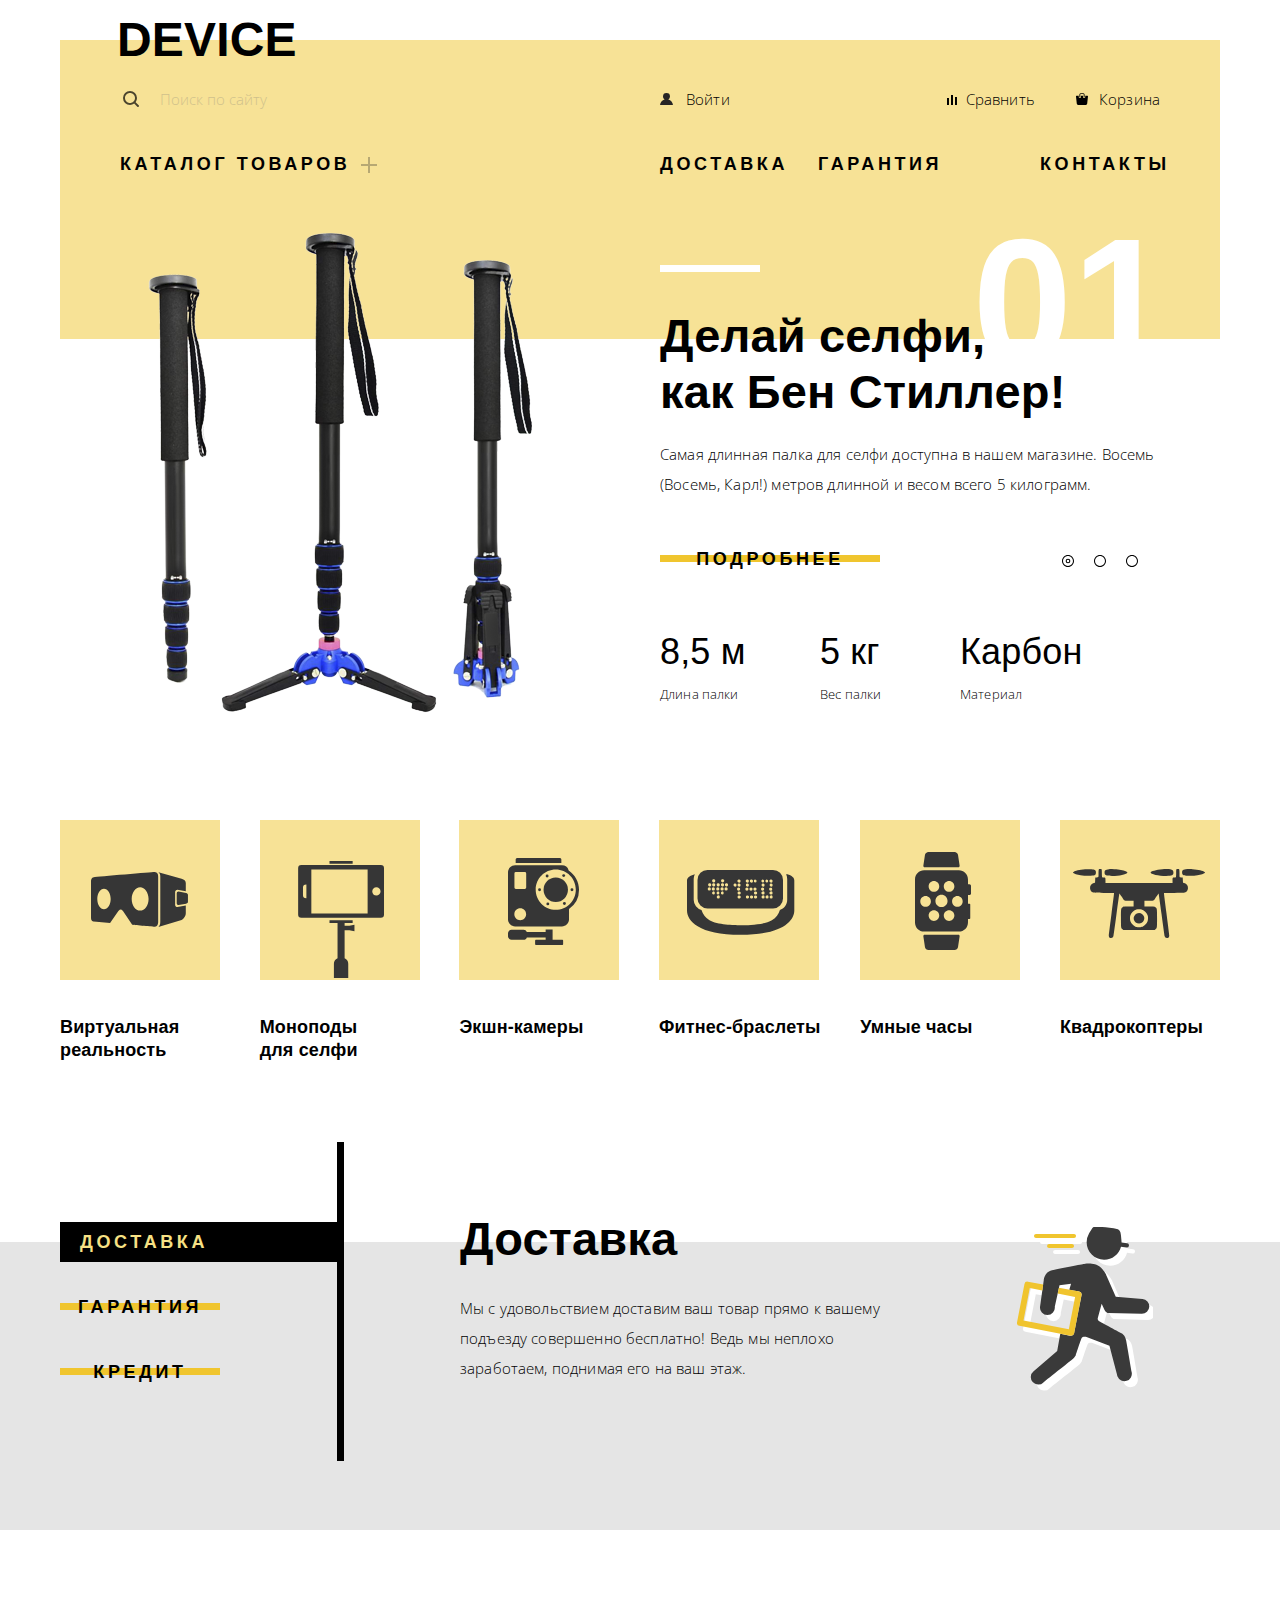
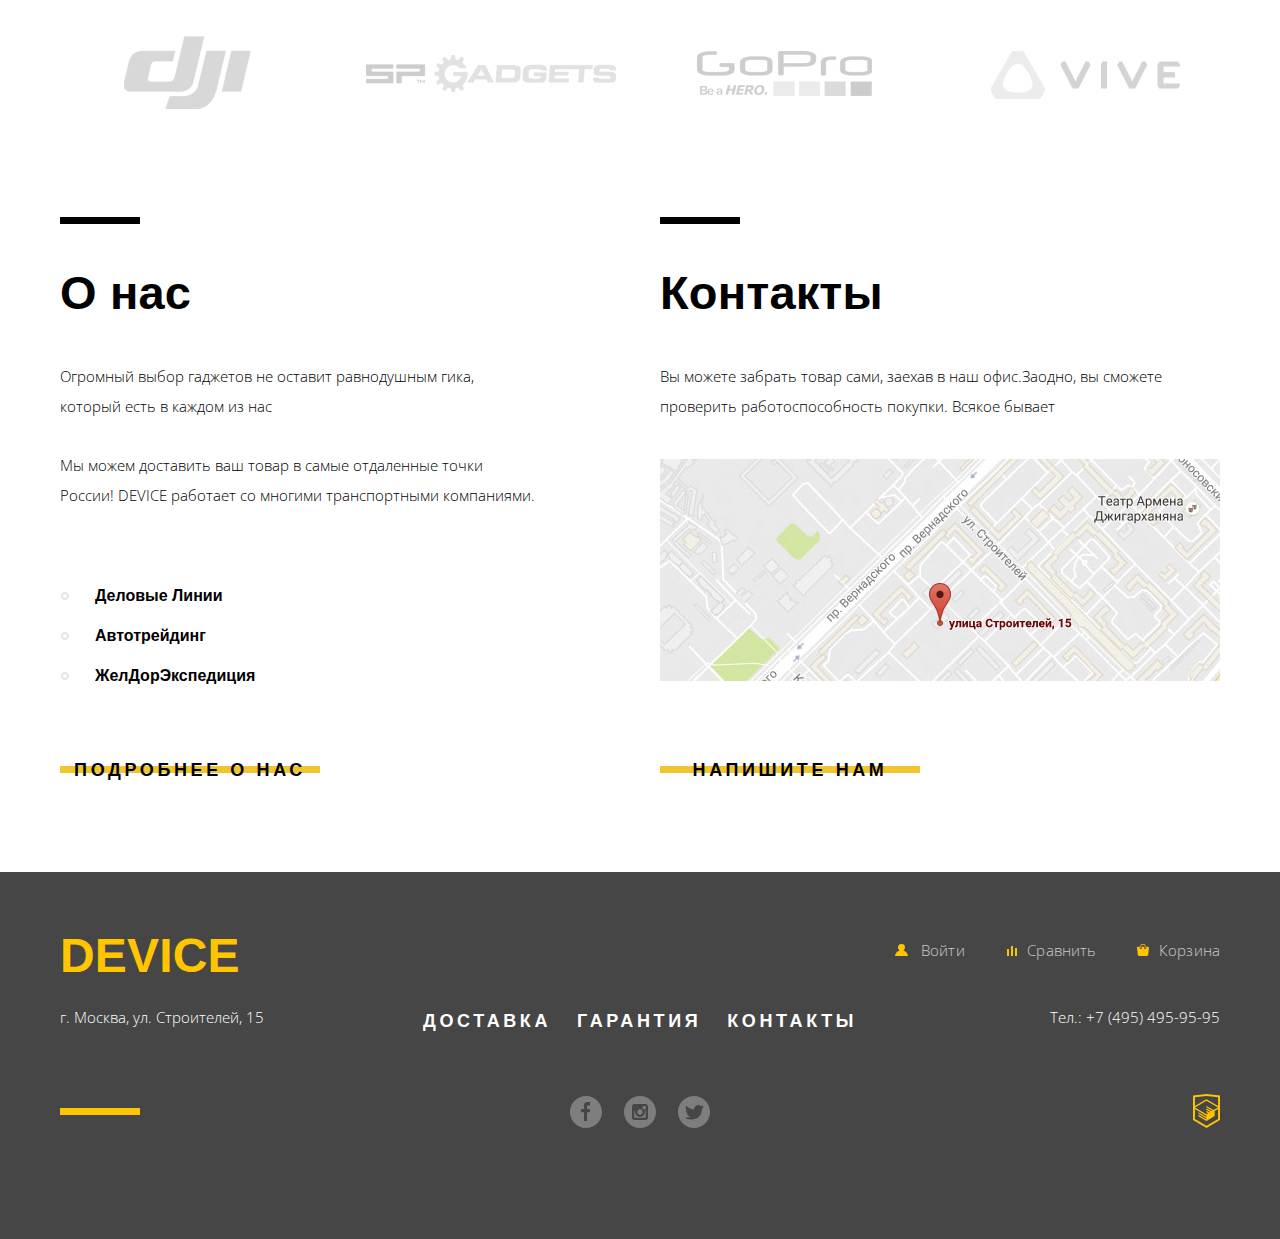
<file: index.html>
<!DOCTYPE HTML>
<html lang="ru">
<head>
  <meta charset="utf-8">
  <title>Интернет-магазин «Девайс»</title>
  <link href="https://fonts.googleapis.com/css?family=Open+Sans:300,400&amp;subset=cyrillic" rel="stylesheet"> 
  <link href="css/normalize.css" rel="stylesheet">
  <!-- <link href="css/style.css" rel="stylesheet"> -->
  <link href="css/style.min.css" rel="stylesheet">
</head>
<body>
  <header class="main-header container">
    <nav class="main-menu">
      <a class="header-logo">DEVICE</a>
      <form class="search-form" action="#" method="get">
        <label class="visually-hidden" for="site-search">Поиск по сайту</label>
        <input type="search" id="site-search" name="search" placeholder="Поиск по сайту" value="">
        <button class="button-search" type="submit">Найти</button>
      </form>
      <ul class="header-user-menu">
        <li><a class="enter" href="#">Войти</a></li>
        <li><a class="compare" href="#">Сравнить</a></li>
        <li><a class="cart" href="#">Корзина</a></li>
      </ul>
      <ul class="catalog-menu">
        <li class="site-menu catalog-menu-visible">
          <a class="catalog-href" href="#">Каталог Товаров
          </a>
          <div class="hidden catalog-menu-navigation">
            <ul class="catalog-menu-column">
              <li class="catalog-menu-item"><a href="#">Виртуальная реальность</a></li>
              <li class="catalog-menu-item"><a href="catalog.html">Моноподы для селфи</a></li>
              <li class="catalog-menu-item"><a href="#">Экшн-камеры</a></li>
            </ul>
            <ul class="catalog-menu-column">
              <li class="catalog-menu-item"><a href="#">Фитнес-браслеты</a></li>
              <li class="catalog-menu-item"><a href="#">Умные часы</a></li>
            </ul>
            <ul class="catalog-menu-column">
              <li class="catalog-menu-item"><a href="#">Квадрокоптеры</a></li>
            </ul>
          </div>
        </li>
      </ul>
      <ul class="nav-site-menu site-menu">
        <li><a href="#">Доставка</a></li>
        <li><a href="#">Гарантия</a></li>
        <li><a href="#">Контакты</a></li>
      </ul>
    </nav>
  </header>

  <main>

    <h1 class="visually-hidden">Интернет-магазин «Девайс»</h1>

    <section class="slider-horizontal container number">
      <h2 class="visually-hidden">Промо товаров</h2>
      <ul class="slider-list">
        <li class="number slider-item slider-item-active">
          <div class="slider-image">
            <img src="img/slider-1.png" width="384" height="486" alt="Изображение палки для селфи">
          </div>
          <div class="slider-info">
            <h3>Делай селфи,<br> как Бен Стиллер!</h3>
            <p>Самая длинная палка для селфи доступна в нашем магазине. Восемь (Восемь, Карл!) метров длинной и весом всего 5 килограмм.</p>
            <div class="button-container">
              <a class="slider-item-button button" href="#">Подробнее</a>
            </div>
            <table>
              <tbody class="table-slider-list">
                <tr>
                  <td>8,5 м</td>
                  <td>5 кг</td>
                  <td>Карбон</td>
                </tr>
                <tr>
                  <td>Длина палки</td>
                  <td>Вес палки</td>
                  <td>Материал</td>
                </tr>
              </tbody>
            </table>
          </div>
        </li>
        <li class="number slider-item">
          <div class="slider-image">
            <img src="img/slider-2.png" width="345" height="485" alt="Изображение фитнес-браслета">
          </div>
          <div class="slider-info">
            <h3>Худеем <br>правильно!</h3>
            <p>Мотивирующие фитнес-браслеты помогут найти в себе силы не пропускать занятия и соблюдать диету.</p>
            <div class="button-container">
              <a class="slider-item-button button" href="#">Подробнее</a>
            </div>
            <table>
              <tbody class="table-slider-list">
                <tr>
                  <td>48 Часов</td>
                </tr>
                <tr>
                  <td>Без подзарядки</td>
                </tr>
              </tbody>
            </table>
          </div>
        </li>
        <li class="number slider-item">s
          <div class="slider-image">
            <img src="img/slider-3.png" width="526" height="334" alt="Изображение квадрокоптера">
          </div>
          <div class="slider-info">
            <h3> Пархает как бабочка, жалит как пчела!</h3>
            <p>Это обычный, на первый взгляд, квадрокоптер оснащен мощным лазером, замаскированным под стадартную камеру</p>
            <div class="button-container">
              <a class="slider-item-button button" href="#">Подробнее</a>
            </div>
            <table>
              <tbody class="table-slider-list">
                <tr>
                  <td>800 М</td>
                  <td>50 М</td>
                </tr>
                <tr>
                  <td>Дальность полета</td>
                  <td>Радиус поражения</td>
                </tr>
              </tbody>
            </table>
          </div>
        </li>
      </ul>
      <div class="slider__buttons">
        <button type="button" class="slider-button slider-button--active">
          <span class="visually-hidden">1</span>
        </button>
        <button type="button" class="slider-button">
          <span class="visually-hidden">2</span>
        </button>
        <button type="button" class="slider-button">
          <span class="visually-hidden">3</span>
        </button>
      </div>
    </section>

    <section class="popular-items container">
      <h2 class="visually-hidden">Популярные товары</h2>
      <ul class="popular-items-navigation">
        <li>
          <a class="popular-item" href="#">
            <svg xmlns="http://www.w3.org/2000/svg" width="160" height="160" viewBox="0 0 160 160" class="popular-item-icon">
              <g fill="#363636" transform="translate(31 52)" class="popular-item-svg">
                <path d="M84.131 32.639V20.003c0-1.309 1.045-2.37 2.335-2.37l8.326 1.581V11.02c0-2.355-1.708-3.431-4.202-4.265L67.403.175c1.616 1.391 1.889 2.04 1.889 4.396V49.78c0 2.356-.45 4.066-1.967 5.21l23.265-7.065c2.401-.833 4.202-4.216 4.202-6.572V33.44l-8.326 1.567c-1.29.002-2.335-1.06-2.335-2.368z"/><path d="M95.129 20.979l-7.598-1.444c-1.008 0-1.824.829-1.824 1.851v9.868c0 1.023.816 1.852 1.824 1.852l7.598-1.431c1.154-.419 1.824-.829 1.824-1.852V22.83c0-1.022-.766-1.507-1.824-1.851zM67.17 4.483c0-5.08-4.232-4.459-4.232-4.459S5.832 4.738 2.838 5.145.001 9.532.001 9.532L0 45.812c0 3.743 2.599 3.753 2.599 3.753l16.477 1.403L27.212 39.3s1.109-1.828 2.505-1.828c1.397 0 2.432 1.861 2.432 1.861l9.061 13.521s18.895 1.909 22.521 1.909c3.626-.001 3.439-5.024 3.439-5.024V4.483zM12.982 37.192c-3.698 0-6.696-4.601-6.696-10.275s2.998-10.275 6.696-10.275c3.698 0 6.696 4.601 6.696 10.275s-2.998 10.275-6.696 10.275zm36.158 1.426c-4.662 0-8.441-5.239-8.441-11.701 0-6.463 3.78-11.702 8.441-11.702 4.662 0 8.442 5.239 8.442 11.702 0 6.462-3.78 11.701-8.442 11.701z"/>
              </g>
            </svg>
            <p>Виртуальная<br>
            реальность</p>
          </a>
        </li>
        <li>
          <a class="popular-item" href="#">
            <svg xmlns="http://www.w3.org/2000/svg" width="160" height="160" viewBox="0 0 160 160" class="popular-item-icon">
              <g class="popular-item-svg" fill="#363636" transform="translate(38 41)">
                <path d="M82.821 4.011H3.33A3.188 3.188 0 0 0 .142 7.199v46.413a3.187 3.187 0 0 0 3.188 3.189h79.492a3.188 3.188 0 0 0 3.189-3.189V7.199a3.189 3.189 0 0 0-3.19-3.188zM8.392 37.236h-.226a3.19 3.19 0 0 1-3.189-3.189v-7.283a3.188 3.188 0 0 1 3.189-3.188h.226v13.66zm61.231 15.172H13.341V8.402h56.282v44.006zM78.4 34.552c-2.289 0-4.146-1.855-4.146-4.147s1.856-4.147 4.146-4.147a4.146 4.146 0 1 1 0 8.294zM31.497 0h23.157v2.758H31.497zM46.608 64.861v-2.973h8.046V59.13H31.498v2.758h8.045v35.246a6.068 6.068 0 0 0-3.635 5.559V117h14.335v-14.307a6.062 6.062 0 0 0-3.636-5.557v-27.99h4.796l5.051 1.213v-6.711l-5.051 1.213h-4.795z"/>
              </g>
            </svg>
            <p>Моноподы<br>
            для селфи</p>
          </a>
        </li>
        <li>
          <a class="popular-item" href="#">
            <svg xmlns="http://www.w3.org/2000/svg" width="160" height="160" viewBox="0 0 160 160" class="popular-item-icon">
              <g class="popular-item-svg" fill="#363636" transform="translate(49 38)">
                <path d="M53.349 1.49c0-.736-.578-1.49-1.311-1.49H9.053C8.32 0 7.672.754 7.672 1.49v3.522h45.676V1.49zM54.202 81.809h-9.597V71.426h-6.958v2.507H18.774c-.537-1.254-1.757-2.148-3.181-2.148H3.559C1.642 71.784 0 73.387 0 75.311v3.018c0 1.924 1.642 3.48 3.559 3.48h12.035c1.511 0 2.792-.896 3.269-2.326h18.785v2.326H28.13c-.533 0-1.01.437-1.01.972v3.172c0 .535.478 1.048 1.01 1.048h26.072c.533 0 .93-.513.93-1.048V82.78c0-.535-.397-.971-.93-.971zM60.666 12.39a7.037 7.037 0 0 0-6.771-5.05H7.148C3.25 7.34 0 10.449 0 14.361v46.9c0 3.912 3.25 7.121 7.148 7.121h46.747c3.898 0 7.126-3.209 7.126-7.121V50.915a23.228 23.228 0 0 0 10.001-19.164c-.001-8.079-4.132-15.181-10.356-19.361zM12.238 62.151c-3.259 0-5.901-2.65-5.901-5.921 0-3.27 2.642-5.922 5.901-5.922s5.902 2.652 5.902 5.922c0 3.271-2.643 5.921-5.902 5.921zm5.961-32.605a1.42 1.42 0 0 1-1.418 1.422h-8.94a1.42 1.42 0 0 1-1.418-1.422v-14.16a1.42 1.42 0 0 1 1.418-1.423h8.939a1.42 1.42 0 0 1 1.418 1.423v14.16zm29.563 22.312c-11.076 0-20.057-9.01-20.057-20.123s8.98-20.124 20.057-20.124c11.077 0 20.058 9.01 20.058 20.124s-8.981 20.123-20.058 20.123z"/>
                <ellipse cx="47.762" cy="31.735" rx="12.188" ry="12.229"/>
                <circle cx="31.562" cy="31.736" r="1.435"/>
                <circle cx="63.963" cy="31.736" r="1.435"/>
                <circle cx="39.109" cy="17.994" r="1.435"/>
                <ellipse cx="56.415" cy="45.476" rx="1.43" ry="1.436"/>
                <circle cx="55.697" cy="17.565" r="1.435"/>
                <circle cx="39.828" cy="45.906" r="1.435"/>
              </g>
            </svg>
            <p>Экшн-камеры</p>
          </a>
        </li>
        <li>
          <a class="popular-item" href="#">
            <svg xmlns="http://www.w3.org/2000/svg" width="160" height="160" viewBox="0 0 160 160" class="popular-item-icon">
              <g class="popular-item-svg" fill="#363636">
                <path d="M127 54c.7 1.5 1.2 3.2 1.2 4.9v21c0 4.7-3.1 8.6-7.3 10-1.3 4-3.7 7.8-8 10.4-8.7 5.3-31.1 4.9-31.2 4.9-.1 0-22.5.4-31.2-4.9a18.7 18.7 0 0 1-8-10.3 10.5 10.5 0 0 1-7.8-10V58.9c0-1.7.4-3.3 1.1-4.7-3.6 1-7.8 2.7-7.8 6.2v30c0 10.3 11.8 24.4 53.7 24.4 41.8 0 53.6-14.1 53.6-24.4v-30c0-3.7-4.6-5.5-8.3-6.3zM48.6 88.5H114a10 10 0 0 0 10-10.1V59.9a10 10 0 0 0-10-10H48.6a10 10 0 0 0-10.1 10v18.5a10 10 0 0 0 10 10zm63-29a1.6 1.6 0 1 1 0 3.1 1.6 1.6 0 0 1 0-3.1zm0 4a1.6 1.6 0 1 1 .1 3.1 1.6 1.6 0 0 1 0-3zm0 4a1.6 1.6 0 1 1 .1 3.2 1.6 1.6 0 0 1 0-3.2zm0 3.9a1.6 1.6 0 1 1 0 3.1 1.6 1.6 0 0 1 0-3.1zm0 4a1.6 1.6 0 1 1 .1 3.1 1.6 1.6 0 0 1 0-3zm-4-16a1.6 1.6 0 1 1 0 3.2 1.6 1.6 0 0 1 0-3.1zm0 16a1.6 1.6 0 1 1 0 3.1 1.6 1.6 0 0 1 0-3zm-4-16a1.6 1.6 0 1 1 0 3.2 1.6 1.6 0 0 1 0-3.1zm0 4.1a1.6 1.6 0 1 1 0 3.1 1.6 1.6 0 0 1 0-3zm0 4a1.6 1.6 0 1 1 0 3.2 1.6 1.6 0 0 1 0-3.2zm0 3.9a1.6 1.6 0 1 1 0 3.1 1.6 1.6 0 0 1 0-3.1zm0 4a1.6 1.6 0 1 1 0 3.1 1.6 1.6 0 0 1 0-3zm-7.6-16a1.6 1.6 0 1 1 0 3.2 1.6 1.6 0 0 1 0-3.1zm0 8.1a1.6 1.6 0 1 1 0 3.2 1.6 1.6 0 0 1 0-3.2zm0 4a1.6 1.6 0 1 1 0 3 1.6 1.6 0 0 1 0-3zm0 4a1.6 1.6 0 1 1 0 3 1.6 1.6 0 0 1 0-3zm-4-16a1.6 1.6 0 1 1 0 3.1 1.6 1.6 0 0 1 0-3.1zm0 8a1.6 1.6 0 1 1 0 3.2 1.6 1.6 0 0 1 0-3.2zm0 8a1.6 1.6 0 1 1 0 3 1.6 1.6 0 0 1 0-3zm-4.1-16a1.6 1.6 0 1 1 0 3.1 1.6 1.6 0 0 1 0-3.1zm0 4a1.6 1.6 0 1 1 0 3.1 1.6 1.6 0 0 1 0-3zm0 4a1.6 1.6 0 1 1 0 3.2 1.6 1.6 0 0 1 0-3.2zm0 8a1.6 1.6 0 1 1 0 3 1.6 1.6 0 0 1 0-3zm-8.3-16a1.6 1.6 0 1 1 0 3.1 1.6 1.6 0 0 1 0-3.1zm0 4a1.6 1.6 0 1 1 0 3.1 1.6 1.6 0 0 1 0-3zm0 4a1.6 1.6 0 1 1 0 3.2 1.6 1.6 0 0 1 0-3.2zm0 4a1.6 1.6 0 1 1 0 3 1.6 1.6 0 0 1 0-3zm0 4a1.6 1.6 0 1 1 0 3 1.6 1.6 0 0 1 0-3zm-4-12a1.6 1.6 0 1 1 0 3.1 1.6 1.6 0 0 1 0-3zm-8.5-.2a1.6 1.6 0 1 1 0 3.1 1.6 1.6 0 0 1 0-3.1zm0 4a1.6 1.6 0 1 1 0 3.2 1.6 1.6 0 0 1 0-3.2zm-4-8a1.6 1.6 0 1 1 0 3 1.6 1.6 0 0 1 0-3zm0 4a1.6 1.6 0 1 1 0 3.1 1.6 1.6 0 0 1 0-3.1zm0 4a1.6 1.6 0 1 1 0 3.2 1.6 1.6 0 0 1 0-3.2zm0 4a1.6 1.6 0 1 1 0 3.2 1.6 1.6 0 0 1 0-3.1zm-4.3-8a1.6 1.6 0 1 1 0 3.1 1.6 1.6 0 0 1 0-3.1zm0 4a1.6 1.6 0 1 1 0 3.2 1.6 1.6 0 0 1 0-3.2zm0 4a1.6 1.6 0 1 1 0 3.2 1.6 1.6 0 0 1 0-3.1zm0 4.1a1.6 1.6 0 1 1 0 3.1 1.6 1.6 0 0 1 0-3zm-4.5-16.1a1.6 1.6 0 1 1 0 3.1 1.6 1.6 0 0 1 0-3.1zm0 4a1.6 1.6 0 1 1 0 3.1 1.6 1.6 0 0 1 0-3.1zm0 4a1.6 1.6 0 1 1 0 3.2 1.6 1.6 0 0 1 0-3.2zm0 4a1.6 1.6 0 1 1 0 3.2 1.6 1.6 0 0 1 0-3.1zm-4-8a1.6 1.6 0 1 1 0 3.1 1.6 1.6 0 0 1 0-3.1zm0 4a1.6 1.6 0 1 1 0 3.2 1.6 1.6 0 0 1 0-3.2z"/>
              </g>
            </svg>
            <p>Фитнес-браслеты</p>
          </a>
        </li>
        <li>
          <a class="popular-item" href="#">
            <svg xmlns="http://www.w3.org/2000/svg" width="160" height="160" viewBox="0 0 160 160" class="popular-item-icon">
              <g class="popular-item-svg" fill="#363636" transform="translate(55 32)">
                <path d="M54.494 32.197h-1.515v-4.64c0-5.052-4.087-9.186-9.082-9.186H9.082C4.086 18.372 0 22.505 0 27.557v42.868c0 5.052 4.087 9.185 9.083 9.185h34.815c4.995 0 9.082-4.133 9.082-9.185V67.01h1.515a.764.764 0 0 0 .757-.764V52.467a.765.765 0 0 0-.757-.766H52.98v-8.788h1.515c.832 0 1.514-.688 1.514-1.531v-7.654a1.529 1.529 0 0 0-1.515-1.531zm-20.412-3.109c2.926 0 5.299 2.398 5.299 5.358s-2.373 5.358-5.299 5.358-5.298-2.398-5.298-5.358 2.372-5.358 5.298-5.358zm-15.137 0c2.925 0 5.298 2.398 5.298 5.358s-2.373 5.358-5.298 5.358c-2.926 0-5.298-2.398-5.298-5.358s2.372-5.358 5.298-5.358zM5.297 49.397c0-2.959 2.371-5.358 5.298-5.358 2.926 0 5.298 2.399 5.298 5.358 0 2.959-2.373 5.358-5.298 5.358-2.927.001-5.298-2.399-5.298-5.358zm13.648 19.497c-2.926 0-5.298-2.398-5.298-5.358s2.372-5.358 5.298-5.358c2.925 0 5.298 2.398 5.298 5.358s-2.373 5.358-5.298 5.358zm1.49-19.903c0-3.382 2.711-6.124 6.055-6.124s6.055 2.742 6.055 6.124-2.711 6.124-6.055 6.124c-3.344-.001-6.055-2.742-6.055-6.124zm13.647 19.903c-2.926 0-5.298-2.398-5.298-5.358s2.372-5.358 5.298-5.358 5.299 2.398 5.299 5.358-2.373 5.358-5.299 5.358zm8.302-14.138c-2.927 0-5.298-2.399-5.298-5.358 0-2.959 2.371-5.358 5.298-5.358 2.926 0 5.298 2.399 5.298 5.358 0 2.958-2.372 5.358-5.298 5.358zM9.646 15.31h33.687c.843 0 1.432-.681 1.306-1.514L43.023 3.028l-.002-.002C42.771 1.362 41.189 0 39.506 0H13.474c-1.686 0-3.268 1.362-3.517 3.028L8.342 13.795c-.125.833.461 1.515 1.304 1.515zM43.333 82.671H9.646c-.843 0-1.429.683-1.304 1.516l1.615 10.767c.25 1.666 1.832 3.028 3.516 3.028h26.032c1.684 0 3.266-1.362 3.517-3.026v-.002l1.615-10.767c.128-.833-.461-1.516-1.304-1.516z"/>
              </g>
            </svg>
            <div class="popular-item-background"></div>
            <p>Умные часы</p>
          </a>
        </li>
        <li>
          <a class="popular-item" href="#">
            <svg xmlns="http://www.w3.org/2000/svg" width="160" height="160" viewBox="0 0 160 160" class="popular-item-icon">
              <g class="popular-item-svg" fill="#363636" transform="translate(13 49)">
                <path d="M12.052.258C6.507.745 1.838 1.85.575 2.93c-.722.616-.722.616-.232 1.156.644.72 3.713 1.645 7.247 2.237 3.998.668 12.51.693 13.724.051 1.211-.668 1.624-1.414 1.624-2.981 0-1.619-.62-2.416-2.218-2.853C19.274.154 14.94 0 12.052.258zM25.774.488c-.129.283-.258 2.108-.258 4.112 0 4.061.155 3.778-2.192 3.933l-1.03.077-.13 2.545-.129 2.544-1.186.283c-2.58.668-4 2.595-3.792 5.294.128 1.927 1.03 3.341 2.579 4.087 1.109.513 1.47.538 11.246.538 5.545 0 10.137.079 10.188.18.051.13-1.11 9.408-2.58 20.64-1.444 11.23-2.682 20.997-2.708 21.666-.051 1.617.826 2.62 2.348 2.62 1.237 0 2.012-.64 2.321-1.9.13-.514 1.496-10.334 3.018-21.822 1.522-11.463 2.863-20.869 2.94-20.869.104 0 1.084 1.413 2.193 3.136 2.94 4.626 2.399 4.317 7.635 4.317h4.359v5.63l-5.133.077c-4.72.077-5.21.127-5.881.615-1.573 1.157-1.625 1.415-1.625 10.977 0 9.534.026 9.792 1.522 11.05l.851.695H81.695l.851-.696c1.496-1.257 1.52-1.515 1.52-11.05 0-9.56-.05-9.819-1.622-10.976-.671-.488-1.161-.538-5.882-.615l-5.132-.077v-5.63h4.36c5.234 0 4.693.309 7.633-4.317 1.11-1.723 2.09-3.136 2.194-3.136.076 0 1.418 9.406 2.94 20.869 1.522 11.488 2.889 21.308 3.018 21.821.31 1.26 1.082 1.902 2.321 1.902 1.521 0 2.4-1.004 2.347-2.621-.026-.67-1.264-10.436-2.71-21.666-1.468-11.232-2.63-20.51-2.577-20.64.05-.101 4.641-.18 10.19-.18 9.774 0 10.135-.025 11.243-.538 1.548-.746 2.45-2.16 2.58-4.087.206-2.699-1.212-4.626-3.792-5.294l-1.187-.283-.127-2.544-.13-2.545-1.031-.077c-2.347-.155-2.194.128-2.194-3.933 0-2.004-.128-3.829-.257-4.112-.206-.36-.543-.488-1.367-.488-.619 0-1.238.128-1.42.309-.206.205-.31 1.465-.31 3.932 0 2.467-.102 3.727-.309 3.932-.18.18-.901.308-1.65.308-1.625 0-1.65.052-1.65 3.11v2.287H32.48v-2.287c0-3.058-.024-3.11-1.65-3.11-.748 0-1.47-.129-1.65-.308-.207-.205-.31-1.465-.31-3.932 0-2.467-.103-3.727-.31-3.932-.18-.18-.8-.309-1.418-.309-.825 0-1.16.128-1.368.488zm42.843 40.12c2.889.899 5.392 3.393 6.166 6.168.439 1.543.31 4.216-.284 5.784-.696 1.875-2.685 4.01-4.565 4.935-1.29.642-1.754.719-3.921.719s-2.631-.077-3.92-.719c-1.885-.926-3.87-3.06-4.567-4.935-.592-1.568-.722-4.24-.283-5.784.748-2.723 3.25-5.27 6.061-6.168 2.012-.642 3.3-.642 5.313 0z"/><path d="M63.794 44.438c-2.037.925-3.507 3.649-3.069 5.73.774 3.677 4.823 5.553 7.996 3.702 1.985-1.158 2.99-3.547 2.45-5.783-.568-2.39-2.734-4.138-5.158-4.138-.646 0-1.626.232-2.22.489zM36.092.154c-3.92.668-4.513 1.131-4.513 3.444 0 1.825.463 2.416 2.268 2.956 1.55.462 7.172.514 10.5.128 6.86-.822 11.321-2.544 9.698-3.752-1.265-.9-4.902-1.876-9.054-2.39-2.475-.308-7.996-.54-8.9-.386zM89.484.258C83.165.848 77.62 2.339 77.62 3.444c0 1.722 7.84 3.47 15.63 3.495 5.804 0 7.196-.642 7.196-3.34 0-1.825-.619-2.622-2.373-3.085C96.423.103 92.398 0 89.484.258zM112.776.283c-1.78.231-3.018.77-3.43 1.491-.387.77-.31 2.904.154 3.572.928 1.31 1.652 1.465 7.068 1.465 3.661 0 5.802-.129 7.867-.488 3.534-.592 6.603-1.517 7.248-2.237.49-.54.49-.54-.233-1.156-1.34-1.13-5.958-2.185-11.916-2.672-3.481-.283-4.488-.283-6.758.025z"/>
              </g>
            </svg>
            <p>Квадрокоптеры</p>
          </a>
        </li>
      </ul>
    </section>

    <section class="slider-vertical">
      <h2 class="visually-hidden">Сервисы</h2>
      <div class="container">
        <div class="buttons-container">
          <button class="button slider-vertical-button button-current" type="button">Доставка</button>
          <button class="button slider-vertical-button" type="button">Гарантия</button>
          <button class="button slider-vertical-button" type="button">Кредит</button>
        </div>
        <ul class="slider-vertical-list">
          <li class="slider-vertical-item slider-vertical-item-active">
            <h3>Доставка</h3>
            <p>Мы с удовольствием доставим ваш товар прямо к вашему<br> подъезду совершенно бесплатно! Ведь мы неплохо<br> заработаем, поднимая его на ваш этаж.</p>
          </li>
          <li class="slider-vertical-item">
            <h3>Гарантия</h3>
            <p>Если из-за возгорания купленного у нас товара у вас сгорит<br> 
              дом — не переживайте, мы выдадим вам новый.<br> 
            Товар, не дом, конечно же.</p>
          </li>
          <li class="slider-vertical-item">
            <h3>Кредит</h3>
            <p>Залезть в долговую яму стало проще! Кредитные<br> консультанты подберут для вас наиболее выгодные<br>
            условия кредита. Наиболее выгодные для нашего банка, разумеется.</p>
          </li>
        </ul>
      </div>
    </section>
    <section class="partners container">
      <h2 class="visually-hidden">Наши бренды</h2>
      <ul class="partners-list">
        <li class="partners-item">
          <a href="#">
            <img src="img/logo-1.png" width="260" height="100" alt="dji">
            <img src="img/logo-1-hover.png" width="260" height="100" alt="dji-color"></a>
          </li>
          <li class="partners-item">
            <a href="#">
              <img src="img/logo-2.png" width="260" height="100" alt="sp-gadgets">
              <img src="img/logo-2-hover.png" width="260" height="100" alt="sp-gadgets-color">
            </a>
          </li>
          <li class="partners-item">
            <a href="#">
              <img src="img/logo-3.png" width="260" height="100" alt="Gopro">
              <img src="img/logo-3-hover.png" width="260" height="100" alt="Gopro-color"></a>
            </li>
            <li class="partners-item">
              <a href="#">
                <img src="img/logo-4.png" width="260" height="100" alt="Vive">
                <img src="img/logo-4-hover.png" width="260" height="100" alt="Vive-color">
              </a>
            </li>
          </ul>
        </section>
        <div class="index-columns container">
          <section class="about">
            <h2> О нас</h2>
            <p>Огромный выбор гаджетов не оставит равнодушным гика, который есть в каждом из нас</p>
            <p>Мы можем доставить ваш товар в самые отдаленные точки России! DEVICE работает со многими транспортными компаниями.</p>
            <ul class="transport-companies">
              <li>Деловые Линии</li>
              <li>Автотрейдинг</li>
              <li>ЖелДорЭкспедиция</li>
            </ul> 
            <a class="button" href="#">Подробнее о нас</a>
          </section>
          <section class="contacts">
            <h2>Контакты</h2>
            <p>Вы можете забрать товар сами, заехав в наш офис.Заодно, вы сможете проверить работоспособность покупки. Всякое бывает</p>
            <a class="map js-map" href="#"><img src="img/map.jpg" width="560" height="222" alt="map"></a>
            <a class="button js-write-us" href="#">Напишите нам</a>
          </section>
        </div>
      </main>
      <footer class="main-footer">
        <div class="container">
          <div class="footer-top">
            <a class="footer-logo">DEVICE</a>
            <ul class="footer-user-menu">
              <li>
                <a class="footer-menu-item" href="#"><b>Войти</b>
                  <svg xmlns="http://www.w3.org/2000/svg" width="13" height="12" viewBox="0 0 13 12" fill="#ffc600" class="footer-menu-icon"><path d="M.032 12h12.937c-.163-2.643-2.074-4.837-4.671-5.543a3.47 3.47 0 0 0 1.687-2.972 3.485 3.485 0 0 0-6.97 0c0 1.264.68 2.361 1.688 2.972C2.106 7.163.194 9.357.032 12z"/>
                  </svg>
                </a>
              </li>
              <li>
                <a class="footer-menu-item" href="#"><b>Сравнить</b>
                  <svg xmlns="http://www.w3.org/2000/svg" width="10" height="10" viewBox="0 0 10 10" fill="#ffc600" class="footer-menu-icon icon-compare"><path d="M8 2h1.984v8H8zM0 3h1.984v7H0zM4 0h2v10H4z"/>
                  </svg>
                </a>
              </li>
              <li>
                <a class="footer-menu-item" href="#"><b>Корзина</b>
                  <svg xmlns="http://www.w3.org/2000/svg" width="12" height="12" viewBox="0 0 12 12" fill="#ffc600" class="footer-menu-icon icon-cart"><path d="M11.864 3.017a.429.429 0 0 0-.327-.154H9.225V4.09c0 .563-.484 1.022-1.08 1.022-.594 0-1.078-.458-1.078-1.022V2.863H4.909V4.09c0 .563-.485 1.022-1.08 1.022-.595 0-1.078-.458-1.078-1.022V2.863H.438a.43.43 0 0 0-.327.154.472.472 0 0 0-.108.358l.776 7.134c.015.806.642 1.455 1.411 1.455h7.595c.77 0 1.396-.649 1.411-1.455l.776-7.134a.476.476 0 0 0-.108-.358z"/><path d="M3.829 4.499c.239 0 .433-.184.433-.409V1.84c0-.632.672-1.022 1.295-1.022h1.079c.655 0 1.078.401 1.078 1.022v2.25c0 .225.194.409.431.409.239 0 .433-.184.433-.409V1.84C8.577.773 7.761 0 6.636 0H5.557c-1.19 0-2.159.826-2.159 1.84v2.25c0 .225.194.409.431.409z"/>
                  </svg>
                </a>
              </li>
            </ul>
          </div>
          <div class="footer-middle">
            <p>г. Москва, ул. Строителей, 15</p>
            <ul class="site-menu footer-site-menu">
              <li><a href="#">Доставка</a></li>
              <li><a href="#">Гарантия</a></li>
              <li><a href="#">Контакты</a></li>
            </ul>
            <p>Тел.: +7 (495) 495-95-95</p>
          </div>
          <div class="footer-bottom">
            <ul class="social-buttons">
              <li><a class="social-btn-facebook" href="#"><span class="visually-hidden">Facebook</span></a></li>
              <li><a class="social-btn-instagram" href="#"><span class="visually-hidden">Instagram</span></a></li>
              <li><a class="social-btn-twitter" href="#"><span class="visually-hidden">Twitter</span></a></li>
            </ul>
            <p class="copyright">
              <a class="button-copyright" href="https://htmlacademy.ru"><span class="visually-hidden">HTML Academy</span></a>
            </p>
          </div>
        </div>
      </footer>
      <section class="modal modal-write-us">
        <h2 class="visually-hidden">Напишите нам</h2>
        <form class="write-us-form" action="https://echo.htmlacademy.ru" method="post">
          <p class="write-us-input">
            <label for="write-us-name">Ваше имя:</label>
            <input class="write-us-name" id="write-us-name" type="text" name="fullname" placeholder="Имя Фамилия">
          </p>
          <p class="write-us-input">
            <label for="write-us-email">Ваш e-mail:</label>
            <input class="write-us-email" id="write-us-email" type="email" name="email" placeholder="email@example.com">
          </p>
          <p>
            <label for="write-us-comment">Текст письма:</label>
            <textarea class="write-us-comment" id="write-us-comment" placeholder="В свободной форме"></textarea>
          </p>
          <button class="button" type="submit">Отправить</button>
        </form>
        <button class="modal-close" type="button"><span class="visually-hidden">Закрыть</span></button>
      </section>
      <section class="modal modal-map">
        <h2 class="visually-hidden">Как до нас добраться</h2>
        <iframe src="https://www.google.com/maps/embed?pb=!1m18!1m12!1m3!1d2249.1123749473677!2d37.527429316086916!3d55.68703400452979!2m3!1f0!2f0!3f0!3m2!1i1024!2i768!4f13.1!3m3!1m2!1s0x46b54cf65f5c8955%3A0x694710ccd55501e!2z0YPQuy4g0KHRgtGA0L7QuNGC0LXQu9C10LksIDE1LCDQnNC-0YHQutCy0LAsIDExOTMxMQ!5e0!3m2!1sru!2sru!4v1546188539715" width="969" height="559"></iframe>
        <p>
          <img src="img/map-big.jpg" width="969" height="559" alt="Офис компании по адресу г.Москва, Ул. Строителей 15">
        </p>
        <button class="modal-close" type="button"><span class="visually-hidden">Закрыть</span></button>
      </section>
      <div class="modal-overlay"></div>
      <!-- <script src="js/script.js"></script> -->
      <script src="js/script.min.js"></script>
    </body>
    </html>
</file>
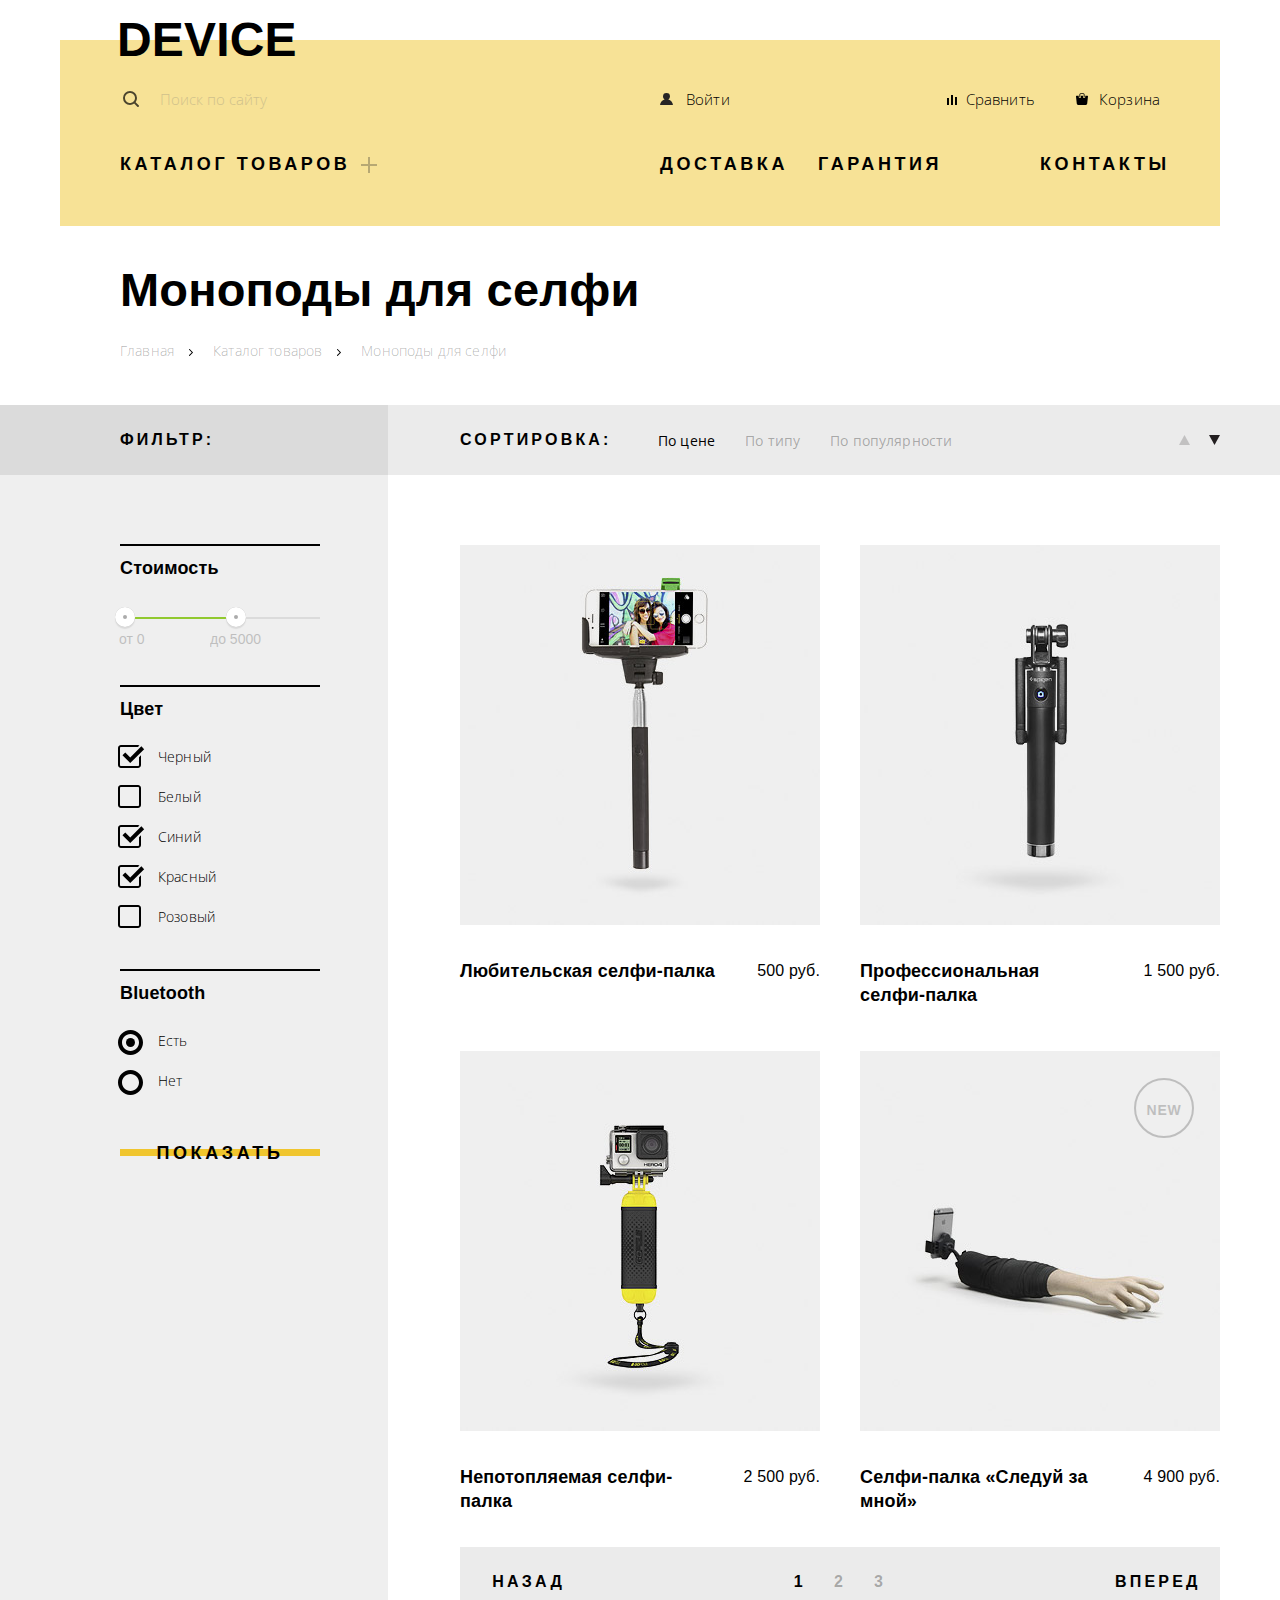
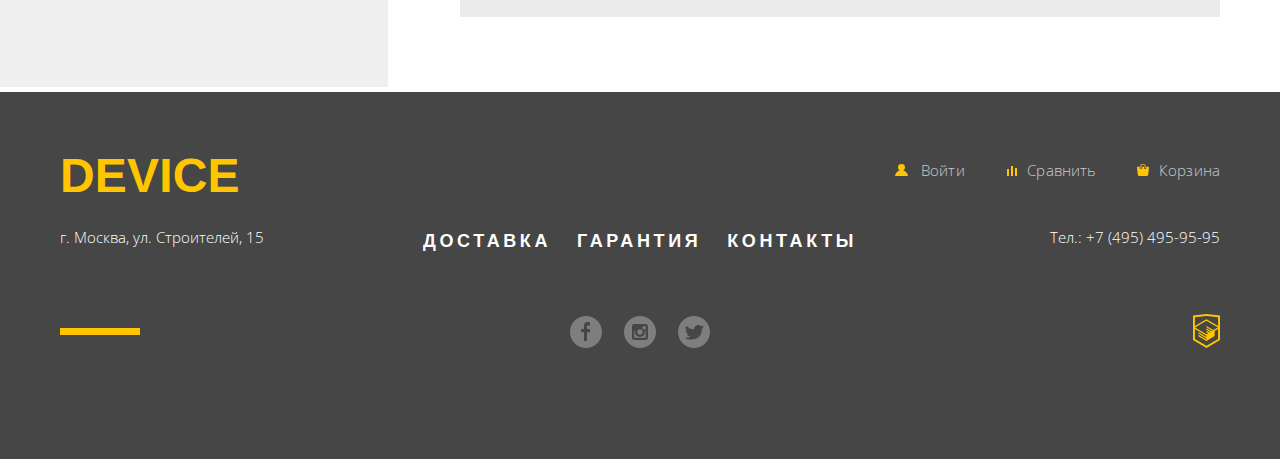
<file: catalog.html>
<!DOCTYPE HTML>
  <html lang="ru">
  <head>
    <meta charset="utf-8">
    <title>Интернет-магазин «Девайс»</title>
    <link href="https://fonts.googleapis.com/css?family=Open+Sans:300,400&amp;subset=cyrillic" rel="stylesheet"> 
    <link href="css/normalize.css" rel="stylesheet">
    <link href="css/style.css" rel="stylesheet">
  </head>
  <body class="inner-page">
   <header class="main-header container">
    <nav class="main-menu">
      <a class="header-logo" href="index.html">DEVICE</a>
      <form class="search-form" action="#" method="get">
        <label class="visually-hidden" for="site-search">Поиск по сайту</label>
        <input type="search" id="site-search" name="search" placeholder="Поиск по сайту" value="">
        <button class="button-search" type="submit">Найти</button>
      </form>
      <ul class="header-user-menu">
        <li><a class="enter" href="#">Войти</a></li>
        <li><a class="compare" href="#">Сравнить</a></li>
        <li><a class="cart" href="#">Корзина</a></li>
      </ul>
      <ul class="catalog-menu">
        <li class="site-menu catalog-menu-visible">
          <a class="catalog-href" href="#">Каталог Товаров
          </a>
          <div class="hidden catalog-menu-navigation">
            <ul class="catalog-menu-column">
              <li class="catalog-menu-item"><a href="#">Виртуальная реальность</a></li>
              <li class="catalog-menu-item"><a href="#">Моноподы для селфи</a></li>
              <li class="catalog-menu-item"><a href="#">Экшн-камеры</a></li>
            </ul>
            <ul class="catalog-menu-column">
              <li class="catalog-menu-item"><a href="#">Фитнес-браслеты</a></li>
              <li class="catalog-menu-item"><a href="#">Умные часы</a></li>
            </ul>
            <ul class="catalog-menu-column">
              <li class="catalog-menu-item"><a href="#">Квадрокоптеры</a></li>
            </ul>
          </div>
        </li>
      </ul>
      <ul class="nav-site-menu site-menu">
        <li><a href="#">Доставка</a></li>
        <li><a href="#">Гарантия</a></li>
        <li><a href="#">Контакты</a></li>
      </ul>
    </nav>
  </header>
  <main>
    <section class="catalog-tittle container">
      <h1 class="page-title">Моноподы для селфи</h1>
      <ul class="breadcrumbs">
        <li><a href="index.html">Главная</a></li>
        <li><a href="catalog.html">Каталог товаров</a></li>
        <li class="breadcrumbs-current"><a>Моноподы для селфи</a></li>
      </ul>
    </section>

    <section class="filters-top">
      <div class="container">
        <b class="filter-pseudo-tittle">Фильтр:</b>
        <div class="catalog-sort">
          <h2>Сортировка:</h2>
          <ul class="filters-top-list">
           <li class="price"><a href="#" class="active">По цене</a></li>
           <li class="type"><a href="#">По типу</a></li>
           <li class="popularity"><a href="#">По популярности</a></li>
         </ul>
         <ul class="catalog-sort-direction">
           <li><a class=" btn-dir btn-up" href="#"><span class="visually-hidden">Вверх</span></a></li>
           <li><a class=" btn-dir btn-down btn-dir-current" href="#"><span class="visually-hidden">Вниз</span></a></li>
         </ul>
       </div>
     </div>
   </section>
   <div class="content-and-filters">
     <div class="height-alighnment container"> <!-- Класс чтобы тянулся чтобы фон тянулся на всю высоту -->
      <section class="filter">
        <h2 class="visually-hidden">Фильтр:</h2>
        <form class="filter-form" action="https://echo.htmlacademy.ru" method="get">
          <fieldset class="filter-top">
            <legend>Стоимость</legend>
              <div class="filter-range">
              <button class="filter-button filter-button-from" type="button">
                <span>От 0</span>
              </button>
              <button class="filter-button filter-button-to" type="button">
                <span>до 5000</span>
              </button>
              </div>
          </fieldset>
          <fieldset class="filter-label">
            <legend>Цвет</legend>
            <ul class="filters-list filter-square">
              <li class="filter-option">
                <input class="visually-hidden filter-input filter-input-checkbox" type="checkbox" name="black" id="filter-black" checked>
                <label class="square-checkbox" for="filter-black">Черный</label>
              </li>
              <li class="filter-option">
                <input class="visually-hidden filter-input filter-input-checkbox" type="checkbox" name="white" id="filter-white">
                <label class="square-checkbox" for="filter-white">Белый</label>
              </li>
              <li class="filter-option">
                <input class="visually-hidden filter-input filter-input-checkbox" type="checkbox" name="blue" id="filter-blue" checked>
                <label class="square-checkbox" for="filter-blue">Синий</label>
              </li>
              <li class="filter-option">
                <input class="visually-hidden filter-input filter-input-checkbox" type="checkbox" name="red" id="filter-red" checked>
                <label class="square-checkbox" for="filter-red">Красный</label>
              </li>
              <li class="filter-option">
                <input class="visually-hidden filter-input filter-input-checkbox" type="checkbox" name="pink" id="filter-pink">
                <label class="square-checkbox" for="filter-pink">Розовый</label>
              </li>
            </ul>
          </fieldset>
          <fieldset class="filter-bottom filter-label">
            <legend>Bluetooth</legend>
            <ul class="filters-list filter-radio">
              <li class="filter-option">
                <input class="visually-hidden fitler-input filter-input-radio" type="radio" name="bluetooth-availability" id="filter-bluetooth-yes" checked>
                <label class="radio-checkbox" for="filter-bluetooth-yes">Есть</label>
              </li>
              <li class="filter-option">
                <input class="visually-hidden fitler-input filter-input-radio" type="radio" name="bluetooth-availability" id="filter-bluetooth-no">
                <label class="radio-checkbox" for="filter-bluetooth-no">Нет</label>
              </li>
            </ul>
          </fieldset>
          <button class="button button-submit" type="submit">Показать</button>
        </form>
      </section>
      <section class="catalog">
        <h2 class="visually-hidden">Список моноподов для селфи</h2>
        <ul class="catalog-list">
          <li class="catalog-item">
            <h3>
              <a href="catalog-item.html">Любительская селфи-палка</a>
            </h3>
            <div class="catalog-item-image">
              <img src="img/item-1.jpg" width="360" height="380" alt="Любительская селфи-палка">
              <div class="catalog-item-hover catalog-item-hidden">
              <button class="button button-cart" type="button">В корзину</button>
              <button class=" button-compare">Добавить к сравнению</button>
              </div> 
            </div>
            <p class="item-price">
              <b> 500 руб.</b>
            </p>
          </li>
          <li class="catalog-item">
            <h3>
              <a href="catalog-item.html">Профессиональная<br>селфи-палка</a>
            </h3>
            <div class="catalog-item-image">
              <img src="img/item-2.jpg" width="360" height="380" alt="Профессиональная селфи-палка">
              <div class="catalog-item-hover catalog-item-hidden">
              <button class="button button-cart" type="button">В корзину</button>
              <button class=" button-compare">Добавить к сравнению</button>
              </div> 
            </div>
            <p class="item-price">
              <b> 1 500 руб.</b>
            </p>
          </li>
          <li class="catalog-item">
            <h3>
              <a href="catalog-item.html">Непотопляемая селфи-палка</a>
            </h3>
            <div class="catalog-item-image">
              <img src="img/item-3.jpg" width="360" height="380" alt="Непотопляемая селфи-палка">
              <div class="catalog-item-hover catalog-item-hidden">
                <button class="button button-cart" type="button">В корзину</button>
                <button class=" button-compare">Добавить к сравнению</button>
              </div> 
            </div>
            <p class="item-price">
              <b> 2 500 руб.</b>
            </p>
          </li>
          <li class="catalog-item">
            <h3>
              <a href="catalog-item.html">Селфи-палка «Следуй за мной»</a>
            </h3>
            <div class="catalog-item-image catalog-item-image-new">
              <img class="image-new" src="img/item-4.jpg" width="360" height="380" alt="Селфи-палка «Следуй за мной»">
              <div class="catalog-item-hover catalog-item-hidden">
              <button class="button button-cart" type="button">В корзину</button>
              <button class=" button-compare">Добавить к сравнению</button>
              </div> 
            </div>
            <p class="item-price">
              <b> 4 900 руб.</b>
            </p>
          </li>
        </ul>
        <ul class="pagination-list">
          <li class="pagination-back-item" ><a class="pagination-back" href="#">Назад</a></li>
          <li><a class="current">1</a></li>
          <li><a class="pagination-item" href="#">2</a></li>
          <li><a class="pagination-item" href="#">3</a></li>
          <li class="pagination-forward-item"><a class="pagination-forward" href="#">Вперед</a></li>
        </ul>
      </section>
    </div>
  </div>
  </main>
  <footer class="main-footer footer-catalog">
        <div class="container">
          <div class="footer-top">
            <a class="footer-logo" href="index.html">DEVICE</a>
            <ul class="footer-user-menu">
              <li>
                <a class="footer-menu-item" href="#"><b>Войти</b>
                  <svg xmlns="http://www.w3.org/2000/svg" width="13" height="12" viewBox="0 0 13 12" fill="#ffc600" class="footer-menu-icon"><path d="M.032 12h12.937c-.163-2.643-2.074-4.837-4.671-5.543a3.47 3.47 0 0 0 1.687-2.972 3.485 3.485 0 0 0-6.97 0c0 1.264.68 2.361 1.688 2.972C2.106 7.163.194 9.357.032 12z"/>
                  </svg>
                </a>
              </li>
              <li>
                <a class="footer-menu-item" href="#"><b>Сравнить</b>
                  <svg xmlns="http://www.w3.org/2000/svg" width="10" height="10" viewBox="0 0 10 10" fill="#ffc600" class="footer-menu-icon icon-compare"><path d="M8 2h1.984v8H8zM0 3h1.984v7H0zM4 0h2v10H4z"/>
                  </svg>
                </a>
              </li>
              <li>
                <a class="footer-menu-item" href="#"><b>Корзина</b>
                  <svg xmlns="http://www.w3.org/2000/svg" width="12" height="12" viewBox="0 0 12 12" fill="#ffc600" class="footer-menu-icon icon-cart"><path d="M11.864 3.017a.429.429 0 0 0-.327-.154H9.225V4.09c0 .563-.484 1.022-1.08 1.022-.594 0-1.078-.458-1.078-1.022V2.863H4.909V4.09c0 .563-.485 1.022-1.08 1.022-.595 0-1.078-.458-1.078-1.022V2.863H.438a.43.43 0 0 0-.327.154.472.472 0 0 0-.108.358l.776 7.134c.015.806.642 1.455 1.411 1.455h7.595c.77 0 1.396-.649 1.411-1.455l.776-7.134a.476.476 0 0 0-.108-.358z"/><path d="M3.829 4.499c.239 0 .433-.184.433-.409V1.84c0-.632.672-1.022 1.295-1.022h1.079c.655 0 1.078.401 1.078 1.022v2.25c0 .225.194.409.431.409.239 0 .433-.184.433-.409V1.84C8.577.773 7.761 0 6.636 0H5.557c-1.19 0-2.159.826-2.159 1.84v2.25c0 .225.194.409.431.409z"/>
                  </svg>
                </a>
              </li>
            </ul>
          </div>
          <div class="footer-middle">
            <p>г. Москва, ул. Строителей, 15</p>
            <ul class="site-menu footer-site-menu">
              <li><a href="#">Доставка</a></li>
              <li><a href="#">Гарантия</a></li>
              <li><a href="#">Контакты</a></li>
            </ul>
            <p>Тел.: +7 (495) 495-95-95</p>
          </div>
          <div class="footer-bottom">
            <ul class="social-buttons">
              <li><a class="social-btn-facebook" href="#"><span class="visually-hidden">Facebook</span></a></li>
              <li><a class="social-btn-instagram" href="#"><span class="visually-hidden">Instagram</span></a></li>
              <li><a class="social-btn-twitter" href="#"><span class="visually-hidden">Twitter</span></a></li>
            </ul>
            <p class="copyright">
              <a class="button-copyright" href="https://htmlacademy.ru"><span class="visually-hidden">HTML Academy</span></a>
            </p>
          </div>
        </div>
      </footer>
    <section class="modal modal-write-us">
    <h2 class="visually-hidden">Напишите нам</h2>
    <form class="write-us-form" action="https://echo.htmlacademy.ru" method="post">
      <p>
        <label for="write-us-name">Ваше имя:</label>
        <input class="write-us-name" id="write-us-name" type="text" name="name" placeholder="Имя Фамилия">
      </p>
      <p>
        <label for="write-us-email">Ваш e-mail:</label>
        <input class="write-us-email" id="write-us-email" type="email" name="email" placeholder="email@example.com">
      </p>
      <p>
        <label for="write-us-comment">Текст письма:</label>
        <textarea class="write-us-comment" id="write-us-comment" placeholder="В свободной форме"></textarea>
      </p>
      <button class="button" type="submit">Отправить</button>
    </form>
    <button class="modal-close" type="button">Закрыть</button>
  </section>
  </body>
  </html>
</file>
<file: css/style.css>
@font-face {
    font-family: 'Gilroy sans-serif';
    src: local('Gilroy sans-serif'), local('Gilroysansserif'), 
         url('../fonts/gilroylight.woff2') format('woff2'),
         url('../fonts/gilroylight.woff') format('woff');
    font-weight: normal;
    font-style: normal;
}

@font-face {
    font-family: 'Gilroy sans-serif';
    src: local('Gilroy sans-serif'), local('Gilroysansserif'), 
         url('../fonts/gilroyextrabold.woff') format('woff'),
         url('../fonts/gilroyextrabold.woff2') format('woff2');
    font-weight: bold;
    font-style: normal;
}

body {
  min-width: 1200px;
  margin: 0;
  padding: 0;

  font-family: "Open Sans", "Arial", sans-serif;
  font-size: 15px;
  font-weight: 300;
  line-height: 30px;
  letter-spacing: 0.01em;
}

a {
  text-decoration: none;
}

img {
  max-width: 100%;
  height: auto;
}

.visually-hidden:not(:focus):not(:active),
input[type="checkbox"].visually-hidden,
input[type="radio"].visually-hidden {
  position: absolute;

  width: 1px;
  height: 1px;
  margin: -1px;
  border: 0;
  padding: 0;

  white-space: nowrap;

  clip-path: inset(100%);
  clip: rect(0, 0, 0, 0);
  overflow: hidden;
}

.button {
  position: relative;
  display: block;
  padding: 8px 0px;
  z-index: 0;
  color: #000000;
  font-family: "Gilroy", "Arial", sans-serif;
  font-size: 18px;
  font-weight: bold;
  text-transform: uppercase;
  line-height: 24px;
  letter-spacing: 0.2em;
  text-align: center;
  border: none;
  background-color: transparent;
  box-sizing: content-box;

}

.button::before {
  position: absolute;
  content: "";
  left: 0;
  z-index: -1;
  top: 40%;
  width: 100%;
  height: 18%;

  background-color: #f0c52e;

}

.button:hover::before {
  top: 0;
  bottom: 0;
  width: 100%;
  height: 100%;
  transition-duration: 200ms;
}

.button:active {
  color: rgba(0, 0, 0, 0.3);
}

.container {
  width: 1160px;
  margin: 0 auto;
  padding: 0 20px;
}

.main-header {
  margin-top: 40px;
}

.inner-page .main-header {
  margin-bottom: 40px;
}

.main-menu {
  position: relative;
  display: flex;
  flex-wrap: wrap;
  justify-content: space-between;
  padding-left: 60px;
  padding-right: 60px;
  padding-top: 34px;
  padding-bottom: 43px;
  background-color: #f7e296;
}

.inner-page .main-menu {
  padding-bottom: 47px;
}

.header-logo {
  position: absolute;
  top: -24px;
  left: 57px;
  width: 165px;
  height: 48px;
  font-family: "Gilroy", sans-serif;
  font-size: 48px;
  font-weight: bold;
  line-height: 48px;
  color: #000000;

  transition-property: color;
  transition-duration: 200ms;
}

.inner-page .header-logo:hover {
  color: rgba(0, 0, 0, 0.6);
}

.inner-page .header-logo:active {
  color: rgba(0, 0, 0, 0.3);
}

.search-form {
  position: relative;
  display: flex;
  align-items: flex-end;
  width: 450px;
  height: 49px;
  margin-bottom: 26px;
}

.search-form::before {
  content: "";
  position: absolute;
  bottom: 15px;
  left: 3px;
  width: 17px;
  height: 17px;

  background-image: url("../img/svg/search.svg");
  background-position: 0 0;
  background-repeat: no-repeat;
}
.search-form input[type="search"] {
  width: 315px;
  min-height: 49px;
  padding-left: 40px;

  font: inherit;

  background-color: #f7e296;
  border: none;
  border-top: 2px solid transparent;
  border-bottom: 2px solid transparent;   
  opacity: 0.3;
  outline: none;
  
  transition-property: opacity;
  transition-duration: 200ms;
}

.search-form input[type="search"]:hover {
  opacity: 0.6;
}

.search-form input[type="search"]:focus {
  border-bottom: 2px solid #000000;
  opacity: 1;
}

.button-search{ 
  visibility: hidden;
  width: 85px;
  height: 49px;
  font: inherit;

  color: #000000;
  text-align: center;
  vertical-align: bottom;

  background-color: #f7e296;
  border: 2px solid #000000;

  outline: none;
  transition: 200ms;
}

.button-search:hover {
  color: #ffffff;

  background-color: #000000;
  cursor: pointer;
}

.button-search:active {
  visibility: visible;

  color: rgba(255, 255, 255, 0.3);

  background-color: #000000;
  cursor: pointer;
}

input[type="search"]:focus + .button-search {
  visibility: visible;
}

.header-user-menu {
  display: flex;
  justify-content: flex-end;
  align-items: flex-start;
  flex-wrap: wrap;
  width: 500px;
  list-style: none;
  padding: 0;
  margin: 0;
  margin-top: 10px;
}

.header-user-menu ul {
  padding: 0;
  margin: 0;
}
.header-user-menu li {
  display: block;
  margin-right: 38px;
}

.header-user-menu li:last-child {
  margin-right: 0;
}

.header-user-menu a{
  position: relative;
  padding-left: 26px;
  color: #000000;

  transition-property: opacity;
  transition-duration: 200ms;
}

.header-user-menu a:hover {
  opacity: 0.6;
}

.header-user-menu a:active {
  opacity: 0.3;
}

.header-user-menu li:first-child {
  margin-right: auto;
}

.header-user-menu .enter::before {
  content: "";

  position: absolute;
  bottom: 4px;
  left: 0;

  width: 13px;
  height: 12px;

  background-image: url("../img/svg/user.svg");
  background-position: 0 0;
  background-repeat: no-repeat;
}

.header-user-menu .compare::before {
  content: "";

  position: absolute;
  bottom: 4px;
  left: 7px;

  width: 10px;
  height: 10px;

  background-image: url("../img/svg/compare.svg");
  background-position: 0 0;
  background-repeat: no-repeat;
}

.header-user-menu .cart::before {
  content: "";

  position: absolute;
  bottom: 4px;
  left: 3px;

  width: 13px;
  height: 12px;

  background-image: url("../img/svg/cart.svg");
  background-position: 0 0;
  background-repeat: no-repeat;
}

.nav-site-menu  {
  display: flex;
  flex-wrap: wrap;
  width: 500px;
  margin: 0;
  padding: 0;
  list-style: none;
}

.nav-site-menu li {
  display: block;
  width: 120px;
  margin-right: 38px;
}

.nav-site-menu li:last-child {
  margin-right: 0;
  margin-left: auto;
}

.site-menu {
  padding: 0;
  margin: 0;
  list-style: none;
}

.site-menu a {
  font-family: "Gilroy", "Arial", sans-serif;
  font-size: 18px;
  font-weight: bold;
  text-transform: uppercase;
  line-height: 24px;
  letter-spacing: 0.2em;

  color: #000000;

  transition-property: opacity;
  transition-duration: 200ms;
}

.site-menu a:hover {
  opacity: 0.6;
}

.site-menu a:active {
  opacity: 0.3;
}

.catalog-menu{
  margin: 0;
  padding: 0;
}

.catalog-menu-visible {
  position: relative;
  width: 260px;
}

.catalog-href {
  position: relative;
  padding-right: 26px;
}

.catalog-href::after {
  content: "";
  position: absolute;
  top: 3px;
  right: -1px;
  
  width: 16px;
  height: 16px;

  background-image: url("../img/svg/plus.svg");
  background-position: 0 0;
  background-repeat: no-repeat;
  opacity: 0.3;
}

.catalog-menu-navigation {
  width: 1040px;
  visibility: hidden;
  position: absolute;
  z-index: 5;
  right: -60px;
  left: -60px;
  display: flex;
  flex-wrap: wrap;
  margin: 0;
  padding: 0;
  padding-top: 24px;
  padding-right: 60px;
  padding-left: 60px;
  padding-bottom: 31px;
  background-color: #f7e296;
  list-style: none;
}

.catalog-menu-navigation  a{
  letter-spacing: 0.01em;
}

.catalog-href:hover + .catalog-menu-navigation::before,
.catalog-menu-navigation:hover::before {
  content: "";
}

.catalog-menu-navigation::before {
    position: absolute;
    z-index: -10;
    top: -10px;
    left: 0;
    visibility: visible;
    width: 1160px;
    height: 100%;
  }

.catalog-href:hover + .catalog-menu-navigation,
.catalog-href:focus + .catalog-menu-navigation,
.catalog-menu-navigation:hover,
.catalog-menu-navigation:focus {
  visibility: visible;
}

.catalog-menu-column:first-of-type {
  width: 200px;
}

.catalog-menu-column {
  width: 160px;
  list-style: none;
  padding: 0;
  margin: 0;
  margin-right: 40px;
}

.catalog-menu-navigation a{
  font-family: "Open Sans", "Arial", sans-serif;
  font-size: 15px;
  font-weight: 300;
  line-height: 36px;
  text-transform: none;
  letter-spacing: 0,01em;
}

.slider-horizontal {
  position: relative;
  margin-bottom: 105px;
}

.number::after {
  position: absolute;
  z-index: 0;
  right: 48px;
  top: -10px;
  color: #ffffff;
  font-family: "Gilroy", "Arial", sans-serif;
  font-size: 179px;
  font-weight: bold;
  line-height: 179px;
}

.slider-item:nth-of-type(1)::after {
  content: "01";
}

.slider-item:nth-of-type(2)::after {
  content: "02";
}

.slider-item:nth-of-type(3)::after {
  content: "03";
}

.slider-list {
  position: relative;
  display: flex;
  flex-wrap: wrap;
  margin: 0;
  padding: 0;
  list-style: none;
}

.slider-item {
  width: 100%;
  display: none;
  justify-content: space-between;
  background-image: linear-gradient(#f7e296 117px,#ffffff 117px, #ffffff);
}

.slider-item-active {
  display: flex;
}

.slider-image {
  display: flex;
  justify-content: center;
  align-items: center;
  width: 560px;
  margin-top: 7px;
}

.slider-info {
  width: 560px;
  margin-top: 43px;
}

.slider-info table {
  border: none;
  border-spacing: 0;
}

.slider-info h3 {
  position: relative;
  margin: 0;
  padding: 0;
  padding-top: 43px;
  font-family: "Gilroy", "Arial", sans-serif;
  font-size: 47px;
  font-weight: bold;
  line-height: 56px;
}

.slider-info h3::before {
  content: "";
  position: absolute;
  top: 0;
  left: 0;
  width: 100px;
  height: 7px;

  background-color: #ffffff;
}

.slider-info p {
  margin: 0;
  margin-top: 19px;
  margin-bottom: 40px;
  width: 500px;
}
.button-container {
  width: 220px;
  margin-bottom: 49px;
}
.slider__buttons {
  display: flex;
  position: absolute;
  right: 92px;
  bottom: 138px;

}


.slider-button {
  position: relative;
  box-sizing: content-box;
  width: 12px;
  height: 12px;
  padding: 10px;
  border: none;
  background-color: transparent;
  background-image: url("../img/svg/slider-button-empty.svg");
  background-repeat: no-repeat;
  background-position: center;
  background-size: contain;
  background-origin: content-box;

  cursor: pointer;
}

.slider-button--active {
  background-image: url("../img/svg/slider-button.svg");
  background-repeat: no-repeat;
  background-position: center;
  background-size: contain;
  background-origin: content-box;
}

.table-slider-list {
  display: flex;
  align-items: flex-start;
  flex-direction: column;
  flex-wrap: wrap;
}

.table-slider-list tr {
  display: flex;
  flex-wrap: wrap;
  margin-bottom: 8px;
}

.table-slider-list tr,
.table-slider-list td {
  padding: 0;
}

.table-slider-list td:first-of-type{
  display: block;
  width: 160px;

}
.table-slider-list td{
  display: block;
  width: 140px;
}

.slider-item tr:nth-child(1) {
  font-family: "Gilroy", "Arial", sans-serif;
  font-weight: 300;
  font-size: 36px;
  line-height: 48px;
}

.slider-item tr:nth-child(2) {
  font-size: 13px;
  line-height: 20px;
}


.popular-items {
  margin-bottom: 113px;
}

.popular-items-navigation {
  display: flex;
  flex-wrap: wrap;
  justify-content: space-between;
  margin: 0;
  padding: 0;
  list-style: none;
}


.popular-items-navigation a {
  display: block;
  color: #000000;
  font-family: "Gilroy", "Arial", sans-serif;
  font-size: 18px;
  font-weight: bold;
}

.popular-items-navigation p {
  line-height: 23px;
  margin: 0;
  padding: 0;
  transition-duration: 200ms;
}

.popular-items-navigation li {
  margin-bottom: 40px;
}

.popular-item-icon {
  margin-bottom: 27px;
  background-color: #f7e296;
  transition: 200ms;
}

.popular-item-icon:hover,
.popular-item-icon:focus {
  background-color: #f0c52e;
}

.popular-item:active .popular-item-svg,
.popular-item:active p  {
  opacity: 0.3;
}

.slider-vertical {
  background: linear-gradient( #ffffff 27px, #e5e5e5 27px);
  margin-bottom: 94px;
  min-height: 315px;
}

.slider-vertical .container {
  display: flex;
}

.buttons-container {
  position: relative;
  display: flex;
  flex-direction: column;
  justify-content: flex-start;
  width: 280px;
  margin-top: 7px;
  margin-right: 120px;
}

.buttons-container::after {
  content: "";
  position: absolute;
  top: -80px;
  right: -4px;

  width: 7px;
  height: 319px;

  background-color: #000000;
}

.slider-vertical-list {
  display: flex;
  flex-direction: column;
  justify-content: flex-start;
  width: 700px;
  padding: 0;
  margin: 0;
  margin-right: 60px;
  list-style: none;

}
.slider-vertical-item h3 {
  padding: 0;
  margin: 0;
  margin-bottom: 30px;
  font-family: "Gilroy", "Arial", sans-serif;
  font-size: 47px;
  line-height: 48px;
  font-weight: bold;
}

.slider-vertical-item p {
  margin: 0;
}

.slider-vertical-item {
  position: relative;
  display: none;
}

.slider-vertical-item::after {
  content: "";
  position: absolute;
  top: 12px;
  right: 7px;
  width: 136px;
  height: 164px;

  background-image: url(../img/svg/delivery.svg);
  background-repeat: no-repeat;
  background-position: center;
}

.slider-vertical-item:nth-child(2)::after {
  content: "";
  position: absolute;
  top: -12px;
  right: 7px;
  width: 171px;
  height: 195px;

  background-image: url(../img/svg/warranty.svg);
  background-repeat: no-repeat;
  background-position: center;
}

.slider-vertical-item:nth-child(3)::after {
  content: "";
  position: absolute;
  top: -12px;
  right: 7px;
  width: 158px;
  height: 188px;

  background-image: url(../img/svg/credit.svg);
  background-repeat: no-repeat;
  background-position: center;
}

.slider-vertical-item-active {
  display: block
}

.slider-vertical-button {
  width: 160px;
  margin-bottom: 25px;
  transition: 200ms;
}

.slider-vertical-button:active.button::before {
  content: none;
}

.slider-vertical-button:active {
  width: 257px;
  padding-left: 20px;
  color: #f7e184;
  background-color: #000000;
  opacity: 1;
  text-align: left;
}

.button-current {
  width: 257px;
  padding-left: 20px;
  color: #f7e184;
  background-color: #000000;
  opacity: 1;
  text-align: left;
}

.button-current:active {
  width: 257px;
  padding-left: 20px;
  color: #f7e184;
  background-color: #000000;
  opacity: 1;
  text-align: left;
}

.button-current.button::before {
  content: none;
}

.partners {
  margin-bottom: 84px;
}

.partners-list {
  display: flex;
  justify-content: space-between;
  margin: 0;
  padding: 0;
  list-style: none;
}

.partners li {
  position: relative;
}

.partners-item img:last-child {
  position: absolute;
  top: 0;
  left: 0;
  opacity: 0;
  transition-duration: 200ms;
}

.partners-item:hover img:last-child {
  opacity: 1;
}

.partners-item:hover img:first-child {
  opacity: 0;
}

.index-columns {
  display: flex;
  justify-content: space-between;
}

.index-columns h2 {
  margin: 0;
  margin-bottom: 44px;
  padding: 0;
  font-family: "Gilroy", "Arial", sans-serif;
  font-size: 47px;
  font-weight: bold;
  line-height: 48px;;
}

.index-columns p {
  margin: 0;
  letter-spacing: 0;
}

.index-columns .button {
  width: 260px;
}

.about {
  position: relative;
  width: 475px;
  padding-top: 52px;
}

.about p {
  margin-bottom: 29px;
}

.about p:last-of-type {
  margin-bottom: 66px;
}

.about::before,
.contacts::before {
  content: "";
  position: absolute;
  top: 0;
  left: 0;

  width: 80px;
  height: 7px;

  background-color: #000000;
}

.transport-companies {
  list-style: none;
  margin: 0;
  margin-bottom: 54px;
  padding: 0;
}

.transport-companies li {
  position: relative;
  padding-left: 35px;
  font-family: "Gilroy", "Arial", sans-serif;
  font-size: 16px;
  font-weight: bold;
  line-height: 40px;;
  letter-spacing: 0;
}

.transport-companies li::before {
  content: "";
  position: absolute;

  top: 16px;
  left: 1px;

  width: 8px;
  height: 8px;

  background-image: url("../img/svg/circle-list.svg");
  background-position: center;
  background-repeat: no-repeat;
}

.contacts {
  position: relative;
  width: 560px;
  padding-top: 52px;
}

.contacts p {
  margin-bottom: 38px;
}

.contacts a {
  display: block;
}

.contacts .map {
  margin-bottom: 60px;
}

.catalog-tittle {
  margin-bottom: 42px;
}
.page-title {
  padding: 0;
  margin: 0;
  margin-bottom: 25px;
  margin-left: 60px;
  font-family: "Gilroy", "Arial", sans-serif;
  font-size: 47px;
  font-weight: bold;
  line-height: 48px;
}

.breadcrumbs {
  display: flex;
  justify-content: flex-start;
  padding: 0;
  margin: 0;
  margin-left: 60px;
  list-style: none;
  font-size: 14px;
  line-height: 24px;
}

.breadcrumbs li {
  position: relative;
  margin-right: 39px;
}

.breadcrumbs li:last-child {
  margin-right: 0;
}

.breadcrumbs li::after {
  position: absolute;
  top: 5px;
  right: -19px;
  content: "";

  width: 4px;
  height: 17px;

  background-color: transparent;
  background-image: url(../img/svg/nav-arrow.svg);
  background-position: center;
  background-repeat: no-repeat;
}

.breadcrumbs-current::after {
  display: none;
}

.breadcrumbs a {
  color: rgba(0, 0, 0, 0.3);
  transition-property: color;
  transition-duration: 200ms;
}

.breadcrumbs a:hover {
  color: rgba(0, 0, 0, 0.6);
}

.breadcrumbs a:active {
  color: rgba(0, 0, 0, 0.1);
}

.breadcrumbs-current a:hover {
  color: rgba(0, 0, 0, 0.3) ;
}

.filters-top {
  width: 100%;
  background: 
  linear-gradient(to right,#dbdbdb 0%,#dbdbdb 49%,#ebebeb 50%,#ebebeb 100%);
}

.filters-top .container {
  display: flex;
  align-items: center;
}

.content-and-filters h2,
.filters-top h2 {
  margin: 0;
  padding: 0;
  font-family: "Gilroy", "Arial", sans-serif;
  font-weight: bold;
  font-size: 16px;
  line-height: 24px;
  letter-spacing: 0.2em;
  text-transform: uppercase;
}

.filters-top h2  {
  width: 158px;
  padding-left: 72px;
}


.filter-pseudo-tittle {
  display: block;
  width: 200px;
  margin-left: 60px;
  padding-right: 68px;
  padding-top: 20px;
  padding-bottom: 20px;
  background-color: #dbdbdb;
  font-family: "Gilroy", "Arial", sans-serif;
  font-weight: bold;
  font-size: 16px;
  line-height: 24px;
  letter-spacing: 0.2em;
  text-transform: uppercase;
}

.catalog-sort {
  display: flex;
  align-items: center;
  width: 832px;
  padding-top: 20px;
  padding-bottom: 20px;
  background-color: #ebebeb;
}

.content-and-filters ul,
.filters-top ul {
  list-style: none;
}


.filters-top-list {
  display: flex;
  justify-content: flex-start;
  margin: 0;
  padding: 0;
  padding-left: 40px;
}

.filters-top-list li{
  margin-right: 30px;
}

.filters-top-list li:last-child {
  margin-right: 0;
}

.catalog-sort-direction {
  display: flex;
  margin: 0;
  margin-left: auto;
  padding: 0;
}

.catalog-sort-direction li:first-child{
  margin-right: 19px;
}

.catalog-sort-direction .btn-dir {
  display: block;
  width: 11px;
  height: 10px;
  background-image: url("../img/svg/icon-up-dir.svg");
  background-position: center;
  background-repeat: no-repeat;
  opacity: 0.2;
  transition-property: opacity;
  transition-duration: 200ms;
}

.catalog-sort-direction .btn-dir:hover,
.catalog-sort-direction .btn-dir:focus {
  opacity: 0.4;
}

.catalog-sort-direction .btn-dir:active {
  opacity: 1;
}

.catalog-sort-direction .btn-dir-current {
  opacity: 1;
}

.catalog-sort-direction .btn-down {
  background-image: url("../img/svg/icon-down-dir.svg");
}

.filters-top-list a {
  font-size: 14px;
  line-height: 18px;
  font-weight: 400;
  color: rgba(0, 0, 0, 0.3);
  transition-property: color;
  transition-duration: 200ms;
}
.filters-top-list a:hover {
  color:rgba(0, 0, 0, 0.6);
}

.filters-top-list a:active,
.filters-top-list a.active {
  color:rgba(0, 0, 0, 1);
}

.content-and-filters {
  overflow: hidden;
  background: 
  linear-gradient(to right,#efefef 0%,#efefef 29%,#fff 30%,#fff 100%);
}

.height-alignment { /*Класс чтобы тянулся чтобы фон тянулся на всю высоту*/
    display: flex;
    align-content: stretch;
}

.content-and-filters .container {
  display: flex;
}


.filter-form {
  width: 200px;
}

.filter-form fieldset {
  display: flex;
  flex-wrap: wrap;
  border: none;
  padding: 0;
  margin: 0;
  margin-bottom: 37px;
}
.filter-form legend {
  width: 100%;
  margin-bottom: 21px;
  padding-top: 10px;
  font-family: "Gilroy", "Arial", sans-serif;
  font-weight: 900;
  font-size: 18px;
  line-height: 24px;  
  border-top: 2px solid #000000;
}

.filter-label label {
  display: block;
  position: relative;
  padding-left: 38px;
  font-family: "Open Sans", "Arial", sans-serif;
  font-weight: 300;
  font-size: 14px;
  line-height: 30px;
}

.filter-option {
  margin-bottom: 10px;
}

li.filter-option:last-of-type {
  margin-bottom: 0;
}

.filter {
  width: 268px;
  margin-left: 60px;
  padding-top: 69px;
  background-color: #efefef;
}

.filter-range {
  position: relative;
  width: 200px;
  height: 2px;
  margin-top: 16px;
  margin-bottom: 29px;
  background-image: 
  linear-gradient(to right,#91c92f,#91c92f 110px,#dbdbdb 110px,#dbdbdb);
}

.filter-button {
    position: absolute;
    width: 1px;
    height: 1px;
    margin: -1px;
    border: 0;
    outline: 0;
    background: 0 0;
}
.filter-button::before {
    position: absolute;
    bottom: -9px;
    width: 20px;
    height: 20px;
    content: '';
    cursor: pointer;
    border-radius: 50%;
    background-color: #ababab;
    box-shadow: inset 0 0 0 8px #fff, 0 2px 1px #dadada;
}

.filter-button:active::before {
  transform: scale(1.1);
}
.filter-button-from {
  left: -10px;
}

.filter-button-from span {
  left: 10px;
}

.filter-button-to {
  left: 101px;
}

.filter-button-to span{
  left: -10px;
}

.filter-top span {
    font-family: 'Gilroy','Helvetica',sans-serif;
    font-size: 14px;
    font-weight: 300;
    line-height: 22px;
    position: absolute;
    top: 12px;
    display: block;
    width: 90px;
    text-align: left;
    text-transform: lowercase;
    opacity: 0.2;
}

.square-checkbox::before {
  position: absolute;
  content: "";
  top: 2px;
  left: -4px;

  width: 27px;
  height: 24px;

  background-color: transparent;
  background-image: url("../img/svg/checkbox-off.svg");
  background-repeat: no-repeat;
  background-position: center;
  transition-property: opacity;
  transition-duration: 200ms;
}

.square-checkbox:hover::before {
  opacity: 0.6;
}

input[type="checkbox"]:disabled + .square-checkbox::before,
input[type="checkbox"]:disabled + .square-checkbox {
  opacity: 0.25;
}

input[type="checkbox"]:checked + .square-checkbox::before {
  left: -2px;
  background-image: url("../img/svg/checkbox-on.svg");
}

input[type="checkbox"]:checked + .square-checkbox::before {
  left: -2px;
  background-image: url("../img/svg/checkbox-on.svg");
  opacity: ;
}

.radio-checkbox::before {
  position: absolute;
  content: "";
  top: 4px;
  left: -2px;

  width: 25px;
  height: 25px;

  background-color: transparent;
  background-image: url("../img/svg/radio-off.svg");
  background-repeat: no-repeat;
  background-position: center;

  transition-property: opacity;
  transition-duration: 200ms;
}

.radio-checkbox:hover::before {
  opacity: 0.6;
}

input[type="radio"]:disabled + .radio-checkbox::before,
input[type="radio"]:disabled + .radio-checkbox {
  opacity: 0.25;
}

input[type="radio"]:checked + .radio-checkbox::before {
  left: -2px;
  background-image: url("../img/svg/radio-on.svg");
}

input[type="radio"]:checked + .radio-checkbox::before {
  left: -2px;
  background-image: url("../img/svg/radio-on.svg");
}

.filters-list {
  list-style: none;
  padding: 0;
  margin: 0;
}

.filter-form .button-submit {
  width: 200px;
}

.catalog {
  width: 760px;
  padding-left: 72px;
  padding-top: 30px;
}

.catalog-list {
  display: flex;
  flex-wrap: wrap;
  justify-content: space-between;
  margin: 0;
  margin-bottom: 30px;
  padding: 0;
}

.catalog-item {
  display: flex;
  flex-wrap: wrap;
  align-items: stretch;
}

.catalog-item .catalog-item-image {
  position: relative;
  order: -1;
  width: 360px;
  height: 380px;
  margin-bottom: 34px;
  background-color: #eeeeee;
}

.catalog-item-image img {
  width: 360px;
  height: 380px;

  transition-property: opacity;
  transition-duration: 200ms;
}

.catalog-item-image-new::after {
  font-family: 'Gilroy','Helvetica',sans-serif;
  font-size: 14px;
  font-weight: 800;
  line-height: 60px;
  position: absolute;
  top: 27px;
  right: 26px;
  display: block;
  box-sizing: border-box;
  width: 60px;
  height: 60px;
  content: 'New';
  text-align: center;
  letter-spacing: 0.05em;
  text-transform: uppercase;
  opacity: 0.2;
  color: #000000;
  border: 2px solid #000000;
  border-radius: 50%;
}

.catalog-item-hidden {
  position: absolute;
  top: 165px;
  left: 80px;
  display: flex;
  flex-direction: column;
  flex-wrap: wrap;
  opacity: 0;

  transition-property: opacity;
  transition-duration: 200ms;
}

.catalog-item-image:hover img {
  opacity: 0.2;
}

.catalog-item-image:hover .catalog-item-hidden {
  opacity: 1;
}

.catalog ul {
  list-style: none;
}

.catalog a {
  color: #000000;
}

.catalog-item {
  width: 360px;
  padding-top: 40px;
  margin-bottom: 4px;
}

.catalog-item h3 {
  width: 256px;
  min-height: 48px;
  margin: 0;
  color: #000000;
  font-family: "Gilroy", "Arial", sans-serif;
  font-size: 18px;
  font-weight: bold;
  line-height: 24px;
}

.catalog-item p {
  margin: 0;
}

.catalog-item .item-price {
  width: 80px;
  margin-left: auto;
  color: #000000;
  font-family: "Gilroy", "Arial", sans-serif;
  font-size: 16px;
  font-weight: 300;
  line-height: 24px;
  text-align: right;

}

.button-cart,
.button-compare {
  width: 200px;
  cursor: pointer;
}

.button-compare {
  padding: 0;
  font-family: "Open Sans", "Arial", sans-serif;
  font-weight: 300;
  font-size: 13px;
  line-height: 36px;
  letter-spacing: 0.01em;
  color: rgba(0, 0, 0, 0.5);
  background-color: transparent;
  border: none;
  outline: none;
  transition-property: color;
  transition-duration: 200ms;
}

.button-compare:hover {
  color: rgba(0, 0, 0, 1);
}

.button-compare:active {
  color: rgba(0, 0, 0, 0.2);
}

.pagination-list {
  position: relative;
  display: flex;
  width: 510px;
  justify-content: center;
  padding: 0;
  padding: 23px 125px;
  margin: 0;
  margin-bottom: 70px;
  color: #000000;
  font-family: "Gilroy", "Arial", sans-serif;
  font-size: 16px;
  font-weight: bold;
  line-height: 24px;
  letter-spacing: 0.2em;
  text-transform: uppercase;
  background-color: #ebebeb;
}

.pagination-list li {
  margin: 0 14px;
}

.pagination-list a {
  display: inline-block;

  vertical-align: baseline;
}

li.pagination-back-item, 
li.pagination-forward-item {
    position: absolute;
    top: 0px;
    width: 125px;
    height: 70px;
    margin: 0;
}

li.pagination-forward-item {
  right: 0;
  text-align: left;
}

li.pagination-back-item {
  left: 0;
  text-align: right;
}

.pagination-list .current {
  color: #000000;
}

.pagination-back ,
.pagination-forward {
  width: 85px;
  padding-top: 23px;
  padding-bottom: 23px;
  padding-left: 20px;
  padding-right: 20px;
  margin: 0;
  transition-duration: 200ms;
}

.pagination-back:hover,
.pagination-forward:hover {
  background-color: #d9d9d9;
}

.pagination-back:active,
.pagination-forward:active {
 color: rgba(0, 0, 0, 0.3);   
}

a.pagination-item{
  color: rgba(0, 0, 0, 0.3);

  transition-property: color;
  transition-duration: 200ms;
}

a.pagination-item:hover {
  color: rgba(0, 0, 0, 0.6);
}

a.pagination-item:active {
  color: rgba(0, 0, 0, 1);
}

.main-footer {
  width: 100%;
  margin-top: 82px;
  padding-top: 60px;
  padding-bottom: 95px;
  color: #ffffff;
  background-color: #464646;
}

.footer-catalog {
  margin-top: 5px;
}

.main-footer .container {
  display: flex;
  flex-direction: column;
  flex-wrap: wrap;
}

.footer-top {
  display: flex;
  margin-bottom: 22px;
}

.footer-middle {
  display: flex;
  justify-content: space-between;
  margin-bottom: 43px;
}

.footer-middle p {
  width: 220px;
  margin: 0;
  letter-spacing: 0;
}

.footer-middle p:last-child {
  text-align: right;
}

.footer-bottom {
  display: flex;
  justify-content: space-between;
  align-items: center;
}

.footer-site-menu {
  width: 440px;
  display: flex;
  justify-content: space-around;
  align-self: flex-end;
  padding-top: 4px;
}

.footer-site-menu li:not(:first-of-type) {
  margin-left: 20px;
}

.footer-user-menu {
  display: flex;
  justify-content: space-between;
  width: 325px;
  margin: 0;
  margin-left: auto;
  padding: 0;
  list-style: none;
}

.footer-user-menu li{
  position: relative;
  display: flex;
  padding: 0;
  margin: 0;
}

.footer-menu-item {
  padding-left: 26px;
  transition-property: opacity;
  transition-duration: 200ms;
}
.footer-menu-icon {
  position: absolute;
  left: 0;
  top: 12px;
}

.footer-menu-icon.icon-compare {
  top: 14px;
  left: 6px;
}

.footer-menu-icon.icon-cart {
  left: 4px;
}

.main-footer a {
  color: #ffffff;
}

.social-buttons {
  position: relative;
  display: flex;
  justify-content: center;
  align-items: center;
  width: 1000px;
  margin: 0;
  padding: 0;
  padding-left: 80px;
  list-style: none;
}

.social-buttons::before {
  content: "";
  position: absolute;
  left: 0;

  width: 80px;
  height: 7px;

  background-color: #ffc600;
}

.social-buttons li {
  margin-right: 22px;
}

.social-buttons li:last-child {
  margin-right: 0;
}
.social-buttons a {
  display: block;
  width: 32px;
  height: 32px;

  opacity: 0.3;
  transition-property: opacity;
  transition-duration: 200ms;
}

.social-buttons a:hover,
.social-buttons a:focus {
  opacity: 0.6;
}

.social-buttons a:active {
  opacity: 0.1;
}

.social-btn-facebook {
  background-image: url("../img/svg/fb.svg");
  background-repeat: no-repeat;
  background-position: center;
}

.social-btn-instagram {
  background-image: url("../img/svg/instagram.svg");
  background-repeat: no-repeat;
  background-position: center;
}

.social-btn-twitter {
  background-image: url("../img/svg/twitter.svg");
  background-repeat: no-repeat;
  background-position: center;
}

.button-copyright {
  display: block;
  width: 27px;
  height: 35px;

  background-image: url("../img/svg/logo-html.svg");
  background-repeat: no-repeat;
  background-position: center;
  transition-property: opacity;
  transition-duration: 200ms;
}

.button-copyright:hover,
.button-copyright:focus {
  opacity: 0.6;
}

.button-copyright:active {
  opacity: 0.3;
}

.main-footer .footer-logo {
  font-family: "Gilroy", sans-serif;
  font-size: 48px;
  font-weight: bold;
  line-height: 48px;
  color: #ffc600;
  transition-property: color;
  transition-duration: 200ms;
}

.inner-page .footer-logo:hover {
  color: rgba(255, 198, 0, 0.6);
}

.inner-page .footer-logo:active {
  color: rgba(255, 198, 0, 0.3);
}

.footer-user-menu b {
  font-weight: 300;
  line-height: 36px;
  opacity: 0.7;
  transition-property: opacity;
  transition-duration: 200ms;
}

.footer-menu-item:hover b,
.footer-menu-item:focus b {
  opacity: 1;
}

.footer-menu-item:hover svg,
.footer-menu-item:focus svg  {
  opacity: 0.6;
}

.footer-menu-item:active b,
.footer-menu-item:active svg {
  opacity: 0.3;
}

.footer-site-menu a {
  color: #ffffff;
}


.modal {
  position: fixed;
  top: 0;
  left: 0;

  background-color: #ffffff;
  z-index: 2;
}

@keyframes bounce {
  0% {
    transform: translateX(-2000px);
  }

  70% {
    transform: translateX(30px);
  }

  90% {
    transform: translateX(-10px);
  }

  100% {
    transform: translateX(0);
  }
}


@keyframes shake {
  0%,
  100% {
    transform: translateX(0);
  }

  10%,
  30%,
  50%,
  70%,
  90% {
    transform: translateX(-10px);
  }

  20%,
  40%,
  60%,
  80% {
  transform: translateX(10px);
  }
}


.modal-overlay {
  display: none;
  position: fixed;
  top: 0;
  left: 0;
  width: 100%;
  height: 100%;
  background-color: rgba(0, 0, 0, 0.5);
  z-index: 1;
}


.modal-close {
  position: absolute;
  top: 21px;
  right: 22px;
  width: 55px;
  height: 55px;
  z-index: 3;

  border: none;
  background-color: transparent;
  background-image: 
  url("../img/svg/modal-close.svg"),
  url("..img/svg/menu-close.svg");
  background-repeat: no-repeat, no-repeat;
  background-position: center, center;

  opacity: 0.5;

  transition-property: opacity;
  transition-duration: 200ms;
}

.modal-close:hover,
.modal-close:focus {
  opacity: 1;
}

.modal-close:active {
  opacity: 0.3;
}

.modal-write-us {
  display: none;
  top: 120px;
  left: 50%;
  width: 760px;
  padding: 84px 100px;
  margin-left: -480px;
  box-shadow: 10px 10px 20px 0 rgba(4, 6, 6, 0.2); 
}

.modal-write-us .button {
  width: 200px;
}
.write-us-form {
  display: flex;
  flex-wrap: wrap;
  justify-content: space-between;
  align-items: center;
}

.write-us-form p {
  margin: 0;
  margin-bottom: 33px;
}
.write-us-input {
  display: flex;
  flex-direction: column;
  width: 360px;
}

.write-us-form textarea {
  box-sizing: border-box;
  width: 760px;
  min-height: 155px;
}

.write-us-form input[type="e-mail"],
.write-us-form input[type="text"] {
  box-sizing: border-box;
  width: 360px;
}

.modal-write-us label {
  margin-bottom: 7px;
  color: #000000;
  font-family: "Gilroy", "Arial", sans-serif;
  font-size: 18px;
  font-weight: bold;
  line-height: 24px;
  letter-spacing: 0;
}

.modal-write-us input,
.modal-write-us textarea  {

  padding: 16px 20px;
  color: #464646;
  font-family: "Open Sans", "Arial", sans-serif;
  font-size: 14px;
  font-weight: 400;
  line-height: 18px;
  letter-spacing: 0;

  border: 3px solid transparent;
  background-color: #e5e5e5;
  opacity: 0.5;
  outline: none;
}

.modal-write-us input:hover,
.modal-write-us textarea:hover {
  opacity: 0.8;
} 

.modal-write-us input:focus,
.modal-write-us textarea:focus {
  border: 3px solid #f0c52e;
}

.modal-write-us input:invalid,
.modal-write-us textarea:invalid {
  background-color: #edb5b5;
  opacity: 0.5;
}

.modal-map {
  display: none;
  top: 50%;
  left: 50%;
  margin-left: -485px;
  margin-top: -280px;
  box-shadow: 10px 10px 20px 0 rgba(4, 6, 6, 0.2);
  background-color: transparent;
}

.modal-map p {
  position: relative;
  z-index: 1;
  font-size: 0;
  line-height: 0;
  margin: 0;
}

.modal-show {
  display: block;
  animation-name: bounce;
  animation-duration: 0.6s;
}

.overlay-show {
  display: block;
}

.modal-error {
  animation-name: shake;
  animation-duration: 0.6s;
}

.modal-map iframe {
  position: absolute;
  top: 0;
  left: 0;
  z-index: 2;
}
</file>
<file: css/style.min.css>
@font-face{font-family:'Gilroy sans-serif';src:local('Gilroy sans-serif'),local(Gilroysansserif),url(../fonts/gilroylight.woff2) format("woff2"),url(../fonts/gilroylight.woff) format("woff");font-weight:400;font-style:normal}@font-face{font-family:'Gilroy sans-serif';src:local('Gilroy sans-serif'),local(Gilroysansserif),url(../fonts/gilroyextrabold.woff) format("woff"),url(../fonts/gilroyextrabold.woff2) format("woff2");font-weight:700;font-style:normal}body{min-width:1200px;margin:0;padding:0;font-family:"Open Sans","Arial",sans-serif;font-size:15px;font-weight:300;line-height:30px;letter-spacing:.01em}a{text-decoration:none}img{max-width:100%;height:auto}.visually-hidden:not(:focus):not(:active),input[type="checkbox"].visually-hidden,input[type="radio"].visually-hidden{position:absolute;width:1px;height:1px;margin:-1px;border:0;padding:0;white-space:nowrap;-webkit-clip-path:inset(100%);clip-path:inset(100%);clip:rect(0,0,0,0);overflow:hidden}.button{position:relative;display:block;padding:8px 0;z-index:0;color:#000;font-family:"Gilroy","Arial",sans-serif;font-size:18px;font-weight:700;text-transform:uppercase;line-height:24px;letter-spacing:.2em;text-align:center;border:none;background-color:transparent;-webkit-box-sizing:content-box;box-sizing:content-box}.button::before{position:absolute;content:"";left:0;z-index:-1;top:40%;width:100%;height:18%;background-color:#f0c52e}.button:hover::before{top:0;bottom:0;width:100%;height:100%;-webkit-transition-duration:200ms;-o-transition-duration:200ms;transition-duration:200ms}.button:active{color:rgba(0,0,0,0.3)}.container{width:1160px;margin:0 auto;padding:0 20px}.main-header{margin-top:40px}.inner-page .main-header{margin-bottom:40px}.main-menu{position:relative;display:-webkit-box;display:-ms-flexbox;display:flex;-ms-flex-wrap:wrap;flex-wrap:wrap;-webkit-box-pack:justify;-ms-flex-pack:justify;justify-content:space-between;background-color:#f7e296;padding:34px 60px 43px}.inner-page .main-menu{padding-bottom:47px}.header-logo{position:absolute;top:-24px;left:57px;width:165px;height:48px;font-family:"Gilroy",sans-serif;font-size:48px;font-weight:700;line-height:48px;color:#000;-webkit-transition-property:color;-o-transition-property:color;transition-property:color;-webkit-transition-duration:200ms;-o-transition-duration:200ms;transition-duration:200ms}.inner-page .header-logo:hover{color:rgba(0,0,0,0.6)}.inner-page .header-logo:active{color:rgba(0,0,0,0.3)}.search-form{position:relative;display:-webkit-box;display:-ms-flexbox;display:flex;-webkit-box-align:end;-ms-flex-align:end;align-items:flex-end;width:450px;height:49px;margin-bottom:26px}.search-form::before{content:"";position:absolute;bottom:15px;left:3px;width:17px;height:17px;background-image:url(../img/svg/search.svg);background-position:0 0;background-repeat:no-repeat}.search-form input[type="search"]{width:315px;min-height:49px;padding-left:40px;font:inherit;background-color:#f7e296;border:none;border-top:2px solid transparent;border-bottom:2px solid transparent;opacity:.3;outline:none;-webkit-transition-property:opacity;-o-transition-property:opacity;transition-property:opacity;-webkit-transition-duration:200ms;-o-transition-duration:200ms;transition-duration:200ms}.search-form input[type="search"]:hover{opacity:.6}.search-form input[type="search"]:focus{border-bottom:2px solid #000;opacity:1}.button-search{visibility:hidden;width:85px;height:49px;font:inherit;color:#000;text-align:center;vertical-align:bottom;background-color:#f7e296;border:2px solid #000;outline:none;-webkit-transition:200ms;-o-transition:200ms;transition:200ms}.button-search:hover{color:#fff;background-color:#000;cursor:pointer}.button-search:active{visibility:visible;color:rgba(255,255,255,0.3);background-color:#000;cursor:pointer}input[type="search"]:focus + .button-search{visibility:visible}.header-user-menu{display:-webkit-box;display:-ms-flexbox;display:flex;-webkit-box-pack:end;-ms-flex-pack:end;justify-content:flex-end;-webkit-box-align:start;-ms-flex-align:start;align-items:flex-start;-ms-flex-wrap:wrap;flex-wrap:wrap;width:500px;list-style:none;padding:0;margin:0;margin-top:10px}.header-user-menu ul{padding:0;margin:0}.header-user-menu li{display:block;margin-right:38px}.header-user-menu li:last-child{margin-right:0}.header-user-menu a{position:relative;padding-left:26px;color:#000;-webkit-transition-property:opacity;-o-transition-property:opacity;transition-property:opacity;-webkit-transition-duration:200ms;-o-transition-duration:200ms;transition-duration:200ms}.header-user-menu a:hover{opacity:.6}.header-user-menu a:active{opacity:.3}.header-user-menu li:first-child{margin-right:auto}.header-user-menu .enter::before{content:"";position:absolute;bottom:4px;left:0;width:13px;height:12px;background-image:url(../img/svg/user.svg);background-position:0 0;background-repeat:no-repeat}.header-user-menu .compare::before{content:"";position:absolute;bottom:4px;left:7px;width:10px;height:10px;background-image:url(../img/svg/compare.svg);background-position:0 0;background-repeat:no-repeat}.header-user-menu .cart::before{content:"";position:absolute;bottom:4px;left:3px;width:13px;height:12px;background-image:url(../img/svg/cart.svg);background-position:0 0;background-repeat:no-repeat}.nav-site-menu{display:-webkit-box;display:-ms-flexbox;display:flex;-ms-flex-wrap:wrap;flex-wrap:wrap;width:500px;margin:0;padding:0;list-style:none}.nav-site-menu li{display:block;width:120px;margin-right:38px}.nav-site-menu li:last-child{margin-right:0;margin-left:auto}.site-menu{padding:0;margin:0;list-style:none}.site-menu a{font-family:"Gilroy","Arial",sans-serif;font-size:18px;font-weight:700;text-transform:uppercase;line-height:24px;letter-spacing:.2em;color:#000;-webkit-transition-property:opacity;-o-transition-property:opacity;transition-property:opacity;-webkit-transition-duration:200ms;-o-transition-duration:200ms;transition-duration:200ms}.site-menu a:hover{opacity:.6}.site-menu a:active{opacity:.3}.catalog-menu{margin:0;padding:0}.catalog-menu-visible{position:relative;width:260px}.catalog-href{position:relative;padding-right:26px}.catalog-href::after{content:"";position:absolute;top:3px;right:-1px;width:16px;height:16px;background-image:url(../img/svg/plus.svg);background-position:0 0;background-repeat:no-repeat;opacity:.3}.catalog-menu-navigation{width:1040px;visibility:hidden;position:absolute;z-index:5;right:-60px;left:-60px;display:-webkit-box;display:-ms-flexbox;display:flex;-ms-flex-wrap:wrap;flex-wrap:wrap;margin:0;padding:0;padding-top:24px;padding-right:60px;padding-left:60px;padding-bottom:31px;background-color:#f7e296;list-style:none}.catalog-menu-navigation a{letter-spacing:.01em}.catalog-href:hover + .catalog-menu-navigation::before,.catalog-menu-navigation:hover::before{content:""}.catalog-menu-navigation::before{position:absolute;z-index:-10;top:-10px;left:0;visibility:visible;width:1160px;height:100%}.catalog-href:hover + .catalog-menu-navigation,.catalog-href:focus + .catalog-menu-navigation,.catalog-menu-navigation:hover,.catalog-menu-navigation:focus{visibility:visible}.catalog-menu-column:first-of-type{width:200px}.catalog-menu-column{width:160px;list-style:none;padding:0;margin:0;margin-right:40px}.catalog-menu-navigation a{font-family:"Open Sans","Arial",sans-serif;font-size:15px;font-weight:300;line-height:36px;text-transform:none;letter-spacing:0,01em}.slider-horizontal{position:relative;margin-bottom:105px}.number::after{position:absolute;z-index:0;right:48px;top:-10px;color:#fff;font-family:"Gilroy","Arial",sans-serif;font-size:179px;font-weight:700;line-height:179px}.slider-item:nth-of-type(1)::after{content:"01"}.slider-item:nth-of-type(2)::after{content:"02"}.slider-item:nth-of-type(3)::after{content:"03"}.slider-list{position:relative;display:-webkit-box;display:-ms-flexbox;display:flex;-ms-flex-wrap:wrap;flex-wrap:wrap;margin:0;padding:0;list-style:none}.slider-item{width:100%;display:none;-webkit-box-pack:justify;-ms-flex-pack:justify;justify-content:space-between;background-image:-webkit-linear-gradient(#f7e296 117px,#fff 117px,#fff);background-image:-o-linear-gradient(#f7e296 117px,#fff 117px,#fff);background-image:linear-gradient(#f7e296 117px,#fff 117px,#fff)}.slider-item-active{display:-webkit-box;display:-ms-flexbox;display:flex}.slider-image{display:-webkit-box;display:-ms-flexbox;display:flex;-webkit-box-pack:center;-ms-flex-pack:center;justify-content:center;-webkit-box-align:center;-ms-flex-align:center;align-items:center;width:560px;margin-top:7px}.slider-info{width:560px;margin-top:43px}.slider-info table{border:none;border-spacing:0}.slider-info h3{position:relative;margin:0;padding:0;padding-top:43px;font-family:"Gilroy","Arial",sans-serif;font-size:47px;font-weight:700;line-height:56px}.slider-info h3::before{content:"";position:absolute;top:0;left:0;width:100px;height:7px;background-color:#fff}.slider-info p{margin:0;margin-top:19px;margin-bottom:40px;width:500px}.button-container{width:220px;margin-bottom:49px}.slider__buttons{display:-webkit-box;display:-ms-flexbox;display:flex;position:absolute;right:92px;bottom:138px}.slider-button{position:relative;-webkit-box-sizing:content-box;box-sizing:content-box;width:12px;height:12px;padding:10px;border:none;background-color:transparent;background-image:url(../img/svg/slider-button-empty.svg);background-repeat:no-repeat;background-position:center;background-size:contain;background-origin:content-box;cursor:pointer}.slider-button--active{background-image:url(../img/svg/slider-button.svg);background-repeat:no-repeat;background-position:center;background-size:contain;background-origin:content-box}.table-slider-list{display:-webkit-box;display:-ms-flexbox;display:flex;-webkit-box-align:start;-ms-flex-align:start;align-items:flex-start;-webkit-box-orient:vertical;-webkit-box-direction:normal;-ms-flex-direction:column;flex-direction:column;-ms-flex-wrap:wrap;flex-wrap:wrap}.table-slider-list tr{display:-webkit-box;display:-ms-flexbox;display:flex;-ms-flex-wrap:wrap;flex-wrap:wrap;margin-bottom:8px}.table-slider-list tr,.table-slider-list td{padding:0}.table-slider-list td:first-of-type{display:block;width:160px}.table-slider-list td{display:block;width:140px}.slider-item tr:nth-child(1){font-family:"Gilroy","Arial",sans-serif;font-weight:300;font-size:36px;line-height:48px}.slider-item tr:nth-child(2){font-size:13px;line-height:20px}.popular-items{margin-bottom:113px}.popular-items-navigation{display:-webkit-box;display:-ms-flexbox;display:flex;-ms-flex-wrap:wrap;flex-wrap:wrap;-webkit-box-pack:justify;-ms-flex-pack:justify;justify-content:space-between;margin:0;padding:0;list-style:none}.popular-items-navigation a{display:block;color:#000;font-family:"Gilroy","Arial",sans-serif;font-size:18px;font-weight:700}.popular-items-navigation p{line-height:23px;margin:0;padding:0;-webkit-transition-duration:200ms;-o-transition-duration:200ms;transition-duration:200ms}.popular-items-navigation li{margin-bottom:40px}.popular-item-icon{margin-bottom:27px;background-color:#f7e296;-webkit-transition:200ms;-o-transition:200ms;transition:200ms}.popular-item-icon:hover,.popular-item-icon:focus{background-color:#f0c52e}.popular-item:active .popular-item-svg,.popular-item:active p{opacity:.3}.slider-vertical{background:-webkit-linear-gradient(#fff 27px,#e5e5e5 27px);background:-o-linear-gradient(#fff 27px,#e5e5e5 27px);background:linear-gradient(#fff 27px,#e5e5e5 27px);margin-bottom:94px;min-height:315px}.slider-vertical .container{display:-webkit-box;display:-ms-flexbox;display:flex}.buttons-container{position:relative;display:-webkit-box;display:-ms-flexbox;display:flex;-webkit-box-orient:vertical;-webkit-box-direction:normal;-ms-flex-direction:column;flex-direction:column;-webkit-box-pack:start;-ms-flex-pack:start;justify-content:flex-start;width:280px;margin-top:7px;margin-right:120px}.buttons-container::after{content:"";position:absolute;top:-80px;right:-4px;width:7px;height:319px;background-color:#000}.slider-vertical-list{display:-webkit-box;display:-ms-flexbox;display:flex;-webkit-box-orient:vertical;-webkit-box-direction:normal;-ms-flex-direction:column;flex-direction:column;-webkit-box-pack:start;-ms-flex-pack:start;justify-content:flex-start;width:700px;padding:0;margin:0;margin-right:60px;list-style:none}.slider-vertical-item h3{padding:0;margin:0;margin-bottom:30px;font-family:"Gilroy","Arial",sans-serif;font-size:47px;line-height:48px;font-weight:700}.slider-vertical-item p{margin:0}.slider-vertical-item{position:relative;display:none}.slider-vertical-item::after{content:"";position:absolute;top:12px;right:7px;width:136px;height:164px;background-image:url(../img/svg/delivery.svg);background-repeat:no-repeat;background-position:center}.slider-vertical-item:nth-child(2)::after{content:"";position:absolute;top:-12px;right:7px;width:171px;height:195px;background-image:url(../img/svg/warranty.svg);background-repeat:no-repeat;background-position:center}.slider-vertical-item:nth-child(3)::after{content:"";position:absolute;top:-12px;right:7px;width:158px;height:188px;background-image:url(../img/svg/credit.svg);background-repeat:no-repeat;background-position:center}.slider-vertical-item-active{display:block}.slider-vertical-button{width:160px;margin-bottom:25px;-webkit-transition:200ms;-o-transition:200ms;transition:200ms}.slider-vertical-button:active.button::before{content:none}.slider-vertical-button:active{width:257px;padding-left:20px;color:#f7e184;background-color:#000;opacity:1;text-align:left}.button-current{width:257px;padding-left:20px;color:#f7e184;background-color:#000;opacity:1;text-align:left}.button-current:active{width:257px;padding-left:20px;color:#f7e184;background-color:#000;opacity:1;text-align:left}.button-current.button::before{content:none}.partners{margin-bottom:84px}.partners-list{display:-webkit-box;display:-ms-flexbox;display:flex;-webkit-box-pack:justify;-ms-flex-pack:justify;justify-content:space-between;margin:0;padding:0;list-style:none}.partners li{position:relative}.partners-item img:last-child{position:absolute;top:0;left:0;opacity:0;-webkit-transition-duration:200ms;-o-transition-duration:200ms;transition-duration:200ms}.partners-item:hover img:last-child{opacity:1}.partners-item:hover img:first-child{opacity:0}.index-columns{display:-webkit-box;display:-ms-flexbox;display:flex;-webkit-box-pack:justify;-ms-flex-pack:justify;justify-content:space-between}.index-columns h2{margin:0;margin-bottom:44px;padding:0;font-family:"Gilroy","Arial",sans-serif;font-size:47px;font-weight:700;line-height:48px}.index-columns p{margin:0;letter-spacing:0}.index-columns .button{width:260px}.about{position:relative;width:475px;padding-top:52px}.about p{margin-bottom:29px}.about p:last-of-type{margin-bottom:66px}.about::before,.contacts::before{content:"";position:absolute;top:0;left:0;width:80px;height:7px;background-color:#000}.transport-companies{list-style:none;margin:0;margin-bottom:54px;padding:0}.transport-companies li{position:relative;padding-left:35px;font-family:"Gilroy","Arial",sans-serif;font-size:16px;font-weight:700;line-height:40px;letter-spacing:0}.transport-companies li::before{content:"";position:absolute;top:16px;left:1px;width:8px;height:8px;background-image:url(../img/svg/circle-list.svg);background-position:center;background-repeat:no-repeat}.contacts{position:relative;width:560px;padding-top:52px}.contacts p{margin-bottom:38px}.contacts a{display:block}.contacts .map{margin-bottom:60px}.catalog-tittle{margin-bottom:42px}.page-title{padding:0;margin:0;margin-bottom:25px;margin-left:60px;font-family:"Gilroy","Arial",sans-serif;font-size:47px;font-weight:700;line-height:48px}.breadcrumbs{display:-webkit-box;display:-ms-flexbox;display:flex;-webkit-box-pack:start;-ms-flex-pack:start;justify-content:flex-start;padding:0;margin:0;margin-left:60px;list-style:none;font-size:14px;line-height:24px}.breadcrumbs li{position:relative;margin-right:39px}.breadcrumbs li:last-child{margin-right:0}.breadcrumbs li::after{position:absolute;top:5px;right:-19px;content:"";width:4px;height:17px;background-color:transparent;background-image:url(../img/svg/nav-arrow.svg);background-position:center;background-repeat:no-repeat}.breadcrumbs-current::after{display:none}.breadcrumbs a{color:rgba(0,0,0,0.3);-webkit-transition-property:color;-o-transition-property:color;transition-property:color;-webkit-transition-duration:200ms;-o-transition-duration:200ms;transition-duration:200ms}.breadcrumbs a:hover{color:rgba(0,0,0,0.6)}.breadcrumbs a:active{color:rgba(0,0,0,0.1)}.breadcrumbs-current a:hover{color:rgba(0,0,0,0.3)}.filters-top{width:100%;background:-webkit-gradient(linear,left top,right top,from(#dbdbdb),color-stop(49%,#dbdbdb),color-stop(50%,#ebebeb),to(#ebebeb));background:-webkit-linear-gradient(left,#dbdbdb 0%,#dbdbdb 49%,#ebebeb 50%,#ebebeb 100%);background:-o-linear-gradient(left,#dbdbdb 0%,#dbdbdb 49%,#ebebeb 50%,#ebebeb 100%);background:linear-gradient(to right,#dbdbdb 0%,#dbdbdb 49%,#ebebeb 50%,#ebebeb 100%)}.filters-top .container{display:-webkit-box;display:-ms-flexbox;display:flex;-webkit-box-align:center;-ms-flex-align:center;align-items:center}.content-and-filters h2,.filters-top h2{margin:0;padding:0;font-family:"Gilroy","Arial",sans-serif;font-weight:700;font-size:16px;line-height:24px;letter-spacing:.2em;text-transform:uppercase}.filters-top h2{width:158px;padding-left:72px}.filter-pseudo-tittle{display:block;width:200px;margin-left:60px;padding-right:68px;padding-top:20px;padding-bottom:20px;background-color:#dbdbdb;font-family:"Gilroy","Arial",sans-serif;font-weight:700;font-size:16px;line-height:24px;letter-spacing:.2em;text-transform:uppercase}.catalog-sort{display:-webkit-box;display:-ms-flexbox;display:flex;-webkit-box-align:center;-ms-flex-align:center;align-items:center;width:832px;padding-top:20px;padding-bottom:20px;background-color:#ebebeb}.content-and-filters ul,.filters-top ul{list-style:none}.filters-top-list{display:-webkit-box;display:-ms-flexbox;display:flex;-webkit-box-pack:start;-ms-flex-pack:start;justify-content:flex-start;margin:0;padding:0;padding-left:40px}.filters-top-list li{margin-right:30px}.filters-top-list li:last-child{margin-right:0}.catalog-sort-direction{display:-webkit-box;display:-ms-flexbox;display:flex;margin:0;margin-left:auto;padding:0}.catalog-sort-direction li:first-child{margin-right:19px}.catalog-sort-direction .btn-dir{display:block;width:11px;height:10px;background-image:url(../img/svg/icon-up-dir.svg);background-position:center;background-repeat:no-repeat;opacity:.2;-webkit-transition-property:opacity;-o-transition-property:opacity;transition-property:opacity;-webkit-transition-duration:200ms;-o-transition-duration:200ms;transition-duration:200ms}.catalog-sort-direction .btn-dir:hover,.catalog-sort-direction .btn-dir:focus{opacity:.4}.catalog-sort-direction .btn-dir:active{opacity:1}.catalog-sort-direction .btn-dir-current{opacity:1}.catalog-sort-direction .btn-down{background-image:url(../img/svg/icon-down-dir.svg)}.filters-top-list a{font-size:14px;line-height:18px;font-weight:400;color:rgba(0,0,0,0.3);-webkit-transition-property:color;-o-transition-property:color;transition-property:color;-webkit-transition-duration:200ms;-o-transition-duration:200ms;transition-duration:200ms}.filters-top-list a:hover{color:rgba(0,0,0,0.6)}.filters-top-list a:active,.filters-top-list a.active{color:rgba(0,0,0,1)}.content-and-filters{overflow:hidden;background:-webkit-gradient(linear,left top,right top,from(#efefef),color-stop(29%,#efefef),color-stop(30%,#fff),to(#fff));background:-webkit-linear-gradient(left,#efefef 0%,#efefef 29%,#fff 30%,#fff 100%);background:-o-linear-gradient(left,#efefef 0%,#efefef 29%,#fff 30%,#fff 100%);background:linear-gradient(to right,#efefef 0%,#efefef 29%,#fff 30%,#fff 100%)}.height-alignment{display:-webkit-box;display:-ms-flexbox;display:flex;-ms-flex-line-pack:stretch;align-content:stretch}.content-and-filters .container{display:-webkit-box;display:-ms-flexbox;display:flex}.filter-form{width:200px}.filter-form fieldset{display:-webkit-box;display:-ms-flexbox;display:flex;-ms-flex-wrap:wrap;flex-wrap:wrap;border:none;padding:0;margin:0;margin-bottom:37px}.filter-form legend{width:100%;margin-bottom:21px;padding-top:10px;font-family:"Gilroy","Arial",sans-serif;font-weight:900;font-size:18px;line-height:24px;border-top:2px solid #000}.filter-label label{display:block;position:relative;padding-left:38px;font-family:"Open Sans","Arial",sans-serif;font-weight:300;font-size:14px;line-height:30px}.filter-option{margin-bottom:10px}li.filter-option:last-of-type{margin-bottom:0}.filter{width:268px;margin-left:60px;padding-top:69px;background-color:#efefef}.filter-range{position:relative;width:200px;height:2px;margin-top:16px;margin-bottom:29px;background-image:-webkit-linear-gradient(left,#91c92f,#91c92f 110px,#dbdbdb 110px,#dbdbdb);background-image:-o-linear-gradient(left,#91c92f,#91c92f 110px,#dbdbdb 110px,#dbdbdb);background-image:linear-gradient(to right,#91c92f,#91c92f 110px,#dbdbdb 110px,#dbdbdb)}.filter-button{position:absolute;width:1px;height:1px;margin:-1px;border:0;outline:0;background:0 0}.filter-button::before{position:absolute;bottom:-9px;width:20px;height:20px;content:'';cursor:pointer;border-radius:50%;background-color:#ababab;-webkit-box-shadow:inset 0 0 0 8px #fff,0 2px 1px #dadada;box-shadow:inset 0 0 0 8px #fff,0 2px 1px #dadada}.filter-button:active::before{-webkit-transform:scale(1.1);-ms-transform:scale(1.1);transform:scale(1.1)}.filter-button-from{left:-10px}.filter-button-from span{left:10px}.filter-button-to{left:101px}.filter-button-to span{left:-10px}.filter-top span{font-family:'Gilroy','Helvetica',sans-serif;font-size:14px;font-weight:300;line-height:22px;position:absolute;top:12px;display:block;width:90px;text-align:left;text-transform:lowercase;opacity:.2}.square-checkbox::before{position:absolute;content:"";top:2px;left:-4px;width:27px;height:24px;background-color:transparent;background-image:url(../img/svg/checkbox-off.svg);background-repeat:no-repeat;background-position:center;-webkit-transition-property:opacity;-o-transition-property:opacity;transition-property:opacity;-webkit-transition-duration:200ms;-o-transition-duration:200ms;transition-duration:200ms}.square-checkbox:hover::before{opacity:.6}input[type="checkbox"]:disabled + .square-checkbox::before,input[type="checkbox"]:disabled + .square-checkbox{opacity:.25}input[type="checkbox"]:checked + .square-checkbox::before{left:-2px;background-image:url(../img/svg/checkbox-on.svg);left:-2px;background-image:url(../img/svg/checkbox-on.svg)}.radio-checkbox::before{position:absolute;content:"";top:4px;left:-2px;width:25px;height:25px;background-color:transparent;background-image:url(../img/svg/radio-off.svg);background-repeat:no-repeat;background-position:center;-webkit-transition-property:opacity;-o-transition-property:opacity;transition-property:opacity;-webkit-transition-duration:200ms;-o-transition-duration:200ms;transition-duration:200ms}.radio-checkbox:hover::before{opacity:.6}input[type="radio"]:disabled + .radio-checkbox::before,input[type="radio"]:disabled + .radio-checkbox{opacity:.25}input[type="radio"]:checked + .radio-checkbox::before{left:-2px;background-image:url(../img/svg/radio-on.svg);left:-2px;background-image:url(../img/svg/radio-on.svg)}.filters-list{list-style:none;padding:0;margin:0}.filter-form .button-submit{width:200px}.catalog{width:760px;padding-left:72px;padding-top:30px}.catalog-list{display:-webkit-box;display:-ms-flexbox;display:flex;-ms-flex-wrap:wrap;flex-wrap:wrap;-webkit-box-pack:justify;-ms-flex-pack:justify;justify-content:space-between;margin:0;margin-bottom:30px;padding:0}.catalog-item{display:-webkit-box;display:-ms-flexbox;display:flex;-ms-flex-wrap:wrap;flex-wrap:wrap;-webkit-box-align:stretch;-ms-flex-align:stretch;align-items:stretch}.catalog-item .catalog-item-image{position:relative;-webkit-box-ordinal-group:0;-ms-flex-order:-1;order:-1;width:360px;height:380px;margin-bottom:34px;background-color:#eee}.catalog-item-image img{width:360px;height:380px;-webkit-transition-property:opacity;-o-transition-property:opacity;transition-property:opacity;-webkit-transition-duration:200ms;-o-transition-duration:200ms;transition-duration:200ms}.catalog-item-image-new::after{font-family:'Gilroy','Helvetica',sans-serif;font-size:14px;font-weight:800;line-height:60px;position:absolute;top:27px;right:26px;display:block;-webkit-box-sizing:border-box;box-sizing:border-box;width:60px;height:60px;content:'New';text-align:center;letter-spacing:.05em;text-transform:uppercase;opacity:.2;color:#000;border:2px solid #000;border-radius:50%}.catalog-item-hidden{position:absolute;top:165px;left:80px;display:-webkit-box;display:-ms-flexbox;display:flex;-webkit-box-orient:vertical;-webkit-box-direction:normal;-ms-flex-direction:column;flex-direction:column;-ms-flex-wrap:wrap;flex-wrap:wrap;opacity:0;-webkit-transition-property:opacity;-o-transition-property:opacity;transition-property:opacity;-webkit-transition-duration:200ms;-o-transition-duration:200ms;transition-duration:200ms}.catalog-item-image:hover img{opacity:.2}.catalog-item-image:hover .catalog-item-hidden{opacity:1}.catalog ul{list-style:none}.catalog a{color:#000}.catalog-item{width:360px;padding-top:40px;margin-bottom:4px}.catalog-item h3{width:256px;min-height:48px;margin:0;color:#000;font-family:"Gilroy","Arial",sans-serif;font-size:18px;font-weight:700;line-height:24px}.catalog-item p{margin:0}.catalog-item .item-price{width:80px;margin-left:auto;color:#000;font-family:"Gilroy","Arial",sans-serif;font-size:16px;font-weight:300;line-height:24px;text-align:right}.button-cart,.button-compare{width:200px;cursor:pointer}.button-compare{padding:0;font-family:"Open Sans","Arial",sans-serif;font-weight:300;font-size:13px;line-height:36px;letter-spacing:.01em;color:rgba(0,0,0,0.5);background-color:transparent;border:none;outline:none;-webkit-transition-property:color;-o-transition-property:color;transition-property:color;-webkit-transition-duration:200ms;-o-transition-duration:200ms;transition-duration:200ms}.button-compare:hover{color:rgba(0,0,0,1)}.button-compare:active{color:rgba(0,0,0,0.2)}.pagination-list{position:relative;display:-webkit-box;display:-ms-flexbox;display:flex;width:510px;-webkit-box-pack:center;-ms-flex-pack:center;justify-content:center;padding:0;padding:23px 125px;margin:0;margin-bottom:70px;color:#000;font-family:"Gilroy","Arial",sans-serif;font-size:16px;font-weight:700;line-height:24px;letter-spacing:.2em;text-transform:uppercase;background-color:#ebebeb}.pagination-list li{margin:0 14px}.pagination-list a{display:inline-block;vertical-align:baseline}li.pagination-back-item,li.pagination-forward-item{position:absolute;top:0;width:125px;height:70px;margin:0}li.pagination-forward-item{right:0;text-align:left}li.pagination-back-item{left:0;text-align:right}.pagination-list .current{color:#000}.pagination-back,.pagination-forward{width:85px;margin:0;-webkit-transition-duration:200ms;-o-transition-duration:200ms;transition-duration:200ms;padding:23px 20px}.pagination-back:hover,.pagination-forward:hover{background-color:#d9d9d9}.pagination-back:active,.pagination-forward:active{color:rgba(0,0,0,0.3)}a.pagination-item{color:rgba(0,0,0,0.3);-webkit-transition-property:color;-o-transition-property:color;transition-property:color;-webkit-transition-duration:200ms;-o-transition-duration:200ms;transition-duration:200ms}a.pagination-item:hover{color:rgba(0,0,0,0.6)}a.pagination-item:active{color:rgba(0,0,0,1)}.main-footer{width:100%;margin-top:82px;padding-top:60px;padding-bottom:95px;color:#fff;background-color:#464646}.footer-catalog{margin-top:5px}.main-footer .container{display:-webkit-box;display:-ms-flexbox;display:flex;-webkit-box-orient:vertical;-webkit-box-direction:normal;-ms-flex-direction:column;flex-direction:column;-ms-flex-wrap:wrap;flex-wrap:wrap}.footer-top{display:-webkit-box;display:-ms-flexbox;display:flex;margin-bottom:22px}.footer-middle{display:-webkit-box;display:-ms-flexbox;display:flex;-webkit-box-pack:justify;-ms-flex-pack:justify;justify-content:space-between;margin-bottom:43px}.footer-middle p{width:220px;margin:0;letter-spacing:0}.footer-middle p:last-child{text-align:right}.footer-bottom{display:-webkit-box;display:-ms-flexbox;display:flex;-webkit-box-pack:justify;-ms-flex-pack:justify;justify-content:space-between;-webkit-box-align:center;-ms-flex-align:center;align-items:center}.footer-site-menu{width:440px;display:-webkit-box;display:-ms-flexbox;display:flex;-ms-flex-pack:distribute;justify-content:space-around;-ms-flex-item-align:end;align-self:flex-end;padding-top:4px}.footer-site-menu li:not(:first-of-type){margin-left:20px}.footer-user-menu{display:-webkit-box;display:-ms-flexbox;display:flex;-webkit-box-pack:justify;-ms-flex-pack:justify;justify-content:space-between;width:325px;margin:0;margin-left:auto;padding:0;list-style:none}.footer-user-menu li{position:relative;display:-webkit-box;display:-ms-flexbox;display:flex;padding:0;margin:0}.footer-menu-item{padding-left:26px;-webkit-transition-property:opacity;-o-transition-property:opacity;transition-property:opacity;-webkit-transition-duration:200ms;-o-transition-duration:200ms;transition-duration:200ms}.footer-menu-icon{position:absolute;left:0;top:12px}.footer-menu-icon.icon-compare{top:14px;left:6px}.footer-menu-icon.icon-cart{left:4px}.main-footer a{color:#fff}.social-buttons{position:relative;display:-webkit-box;display:-ms-flexbox;display:flex;-webkit-box-pack:center;-ms-flex-pack:center;justify-content:center;-webkit-box-align:center;-ms-flex-align:center;align-items:center;width:1000px;margin:0;padding:0;padding-left:80px;list-style:none}.social-buttons::before{content:"";position:absolute;left:0;width:80px;height:7px;background-color:#ffc600}.social-buttons li{margin-right:22px}.social-buttons li:last-child{margin-right:0}.social-buttons a{display:block;width:32px;height:32px;opacity:.3;-webkit-transition-property:opacity;-o-transition-property:opacity;transition-property:opacity;-webkit-transition-duration:200ms;-o-transition-duration:200ms;transition-duration:200ms}.social-buttons a:hover,.social-buttons a:focus{opacity:.6}.social-buttons a:active{opacity:.1}.social-btn-facebook{background-image:url(../img/svg/fb.svg);background-repeat:no-repeat;background-position:center}.social-btn-instagram{background-image:url(../img/svg/instagram.svg);background-repeat:no-repeat;background-position:center}.social-btn-twitter{background-image:url(../img/svg/twitter.svg);background-repeat:no-repeat;background-position:center}.button-copyright{display:block;width:27px;height:35px;background-image:url(../img/svg/logo-html.svg);background-repeat:no-repeat;background-position:center;-webkit-transition-property:opacity;-o-transition-property:opacity;transition-property:opacity;-webkit-transition-duration:200ms;-o-transition-duration:200ms;transition-duration:200ms}.button-copyright:hover,.button-copyright:focus{opacity:.6}.button-copyright:active{opacity:.3}.main-footer .footer-logo{font-family:"Gilroy",sans-serif;font-size:48px;font-weight:700;line-height:48px;color:#ffc600;-webkit-transition-property:color;-o-transition-property:color;transition-property:color;-webkit-transition-duration:200ms;-o-transition-duration:200ms;transition-duration:200ms}.inner-page .footer-logo:hover{color:rgba(255,198,0,0.6)}.inner-page .footer-logo:active{color:rgba(255,198,0,0.3)}.footer-user-menu b{font-weight:300;line-height:36px;opacity:.7;-webkit-transition-property:opacity;-o-transition-property:opacity;transition-property:opacity;-webkit-transition-duration:200ms;-o-transition-duration:200ms;transition-duration:200ms}.footer-menu-item:hover b,.footer-menu-item:focus b{opacity:1}.footer-menu-item:hover svg,.footer-menu-item:focus svg{opacity:.6}.footer-menu-item:active b,.footer-menu-item:active svg{opacity:.3}.footer-site-menu a{color:#fff}.modal{position:fixed;top:0;left:0;background-color:#fff;z-index:2}@-webkit-keyframes bounce{0%{-webkit-transform:translateX(-2000px);transform:translateX(-2000px)}70%{-webkit-transform:translateX(30px);transform:translateX(30px)}90%{-webkit-transform:translateX(-10px);transform:translateX(-10px)}100%{-webkit-transform:translateX(0);transform:translateX(0)}}@keyframes bounce{0%{-webkit-transform:translateX(-2000px);transform:translateX(-2000px)}70%{-webkit-transform:translateX(30px);transform:translateX(30px)}90%{-webkit-transform:translateX(-10px);transform:translateX(-10px)}100%{-webkit-transform:translateX(0);transform:translateX(0)}}@-webkit-keyframes shake{0%,100%{-webkit-transform:translateX(0);transform:translateX(0)}10%,30%,50%,70%,90%{-webkit-transform:translateX(-10px);transform:translateX(-10px)}20%,40%,60%,80%{-webkit-transform:translateX(10px);transform:translateX(10px)}}@keyframes shake{0%,100%{-webkit-transform:translateX(0);transform:translateX(0)}10%,30%,50%,70%,90%{-webkit-transform:translateX(-10px);transform:translateX(-10px)}20%,40%,60%,80%{-webkit-transform:translateX(10px);transform:translateX(10px)}}.modal-overlay{display:none;position:fixed;top:0;left:0;width:100%;height:100%;background-color:rgba(0,0,0,0.5);z-index:1}.modal-close{position:absolute;top:21px;right:22px;width:55px;height:55px;z-index:3;border:none;background-color:transparent;background-image:url(../img/svg/modal-close.svg),url(..img/svg/menu-close.svg);background-repeat:no-repeat,no-repeat;background-position:center,center;opacity:.5;-webkit-transition-property:opacity;-o-transition-property:opacity;transition-property:opacity;-webkit-transition-duration:200ms;-o-transition-duration:200ms;transition-duration:200ms}.modal-close:hover,.modal-close:focus{opacity:1}.modal-close:active{opacity:.3}.modal-write-us{display:none;top:120px;left:50%;width:760px;padding:84px 100px;margin-left:-480px;-webkit-box-shadow:10px 10px 20px 0 rgba(4,6,6,0.2);box-shadow:10px 10px 20px 0 rgba(4,6,6,0.2)}.modal-write-us .button{width:200px}.write-us-form{display:-webkit-box;display:-ms-flexbox;display:flex;-ms-flex-wrap:wrap;flex-wrap:wrap;-webkit-box-pack:justify;-ms-flex-pack:justify;justify-content:space-between;-webkit-box-align:center;-ms-flex-align:center;align-items:center}.write-us-form p{margin:0;margin-bottom:33px}.write-us-input{display:-webkit-box;display:-ms-flexbox;display:flex;-webkit-box-orient:vertical;-webkit-box-direction:normal;-ms-flex-direction:column;flex-direction:column;width:360px}.write-us-form textarea{-webkit-box-sizing:border-box;box-sizing:border-box;width:760px;min-height:155px}.write-us-form input[type="e-mail"],.write-us-form input[type="text"]{-webkit-box-sizing:border-box;box-sizing:border-box;width:360px}.modal-write-us label{margin-bottom:7px;color:#000;font-family:"Gilroy","Arial",sans-serif;font-size:18px;font-weight:700;line-height:24px;letter-spacing:0}.modal-write-us input,.modal-write-us textarea{padding:16px 20px;color:#464646;font-family:"Open Sans","Arial",sans-serif;font-size:14px;font-weight:400;line-height:18px;letter-spacing:0;border:3px solid transparent;background-color:#e5e5e5;opacity:.5;outline:none}.modal-write-us input:hover,.modal-write-us textarea:hover{opacity:.8}.modal-write-us input:focus,.modal-write-us textarea:focus{border:3px solid #f0c52e}.modal-write-us input:invalid,.modal-write-us textarea:invalid{background-color:#edb5b5;opacity:.5}.modal-map{display:none;top:50%;left:50%;margin-left:-485px;margin-top:-280px;-webkit-box-shadow:10px 10px 20px 0 rgba(4,6,6,0.2);box-shadow:10px 10px 20px 0 rgba(4,6,6,0.2);background-color:transparent}.modal-map p{position:relative;z-index:1;font-size:0;line-height:0;margin:0}.modal-show{display:block;-webkit-animation-name:bounce;animation-name:bounce;-webkit-animation-duration:.6s;animation-duration:.6s}.overlay-show{display:block}.modal-error{-webkit-animation-name:shake;animation-name:shake;-webkit-animation-duration:.6s;animation-duration:.6s}.modal-map iframe{position:absolute;top:0;left:0;z-index:2}
</file>
